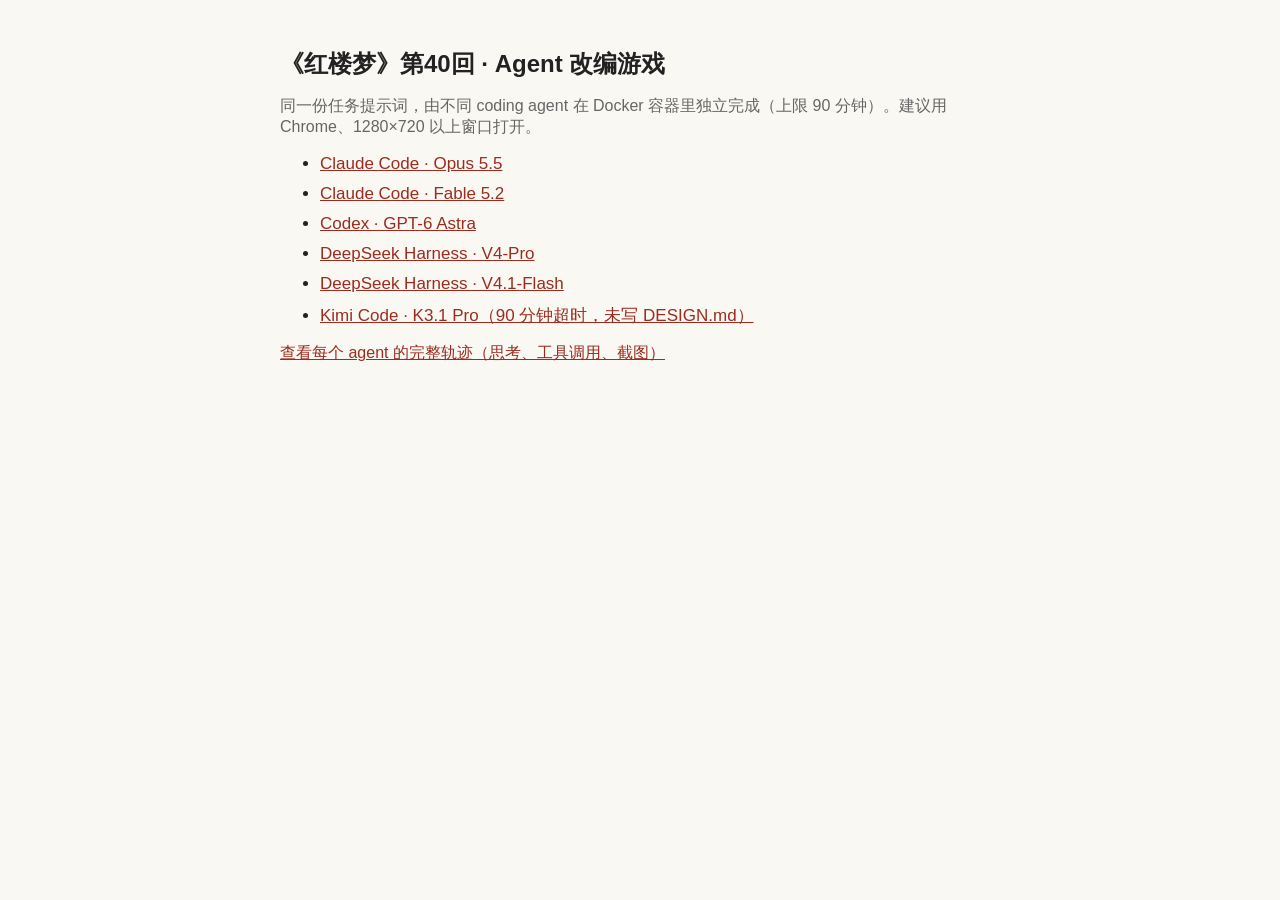
<file: index.html>
<!doctype html>
<html lang="zh-CN"><head><meta charset="utf-8"><meta name="viewport" content="width=device-width,initial-scale=1">
<title>红楼梦第40回 · Agent 改编游戏</title>
<style>body{font-family:-apple-system,"PingFang SC","Noto Sans CJK SC",sans-serif;max-width:720px;margin:48px auto;padding:0 16px;color:#222;background:#faf8f3}h1{font-size:24px}li{margin:10px 0;font-size:17px}a{color:#9b2c1f}p{color:#666}</style></head>
<body><h1>《红楼梦》第40回 · Agent 改编游戏</h1>
<p>同一份任务提示词，由不同 coding agent 在 Docker 容器里独立完成（上限 90 分钟）。建议用 Chrome、1280×720 以上窗口打开。</p>
<ul>
<li><a href="claude-opus-5.5/">Claude Code · Opus 5.5</a></li>
<li><a href="claude-fable-5.2/">Claude Code · Fable 5.2</a></li>
<li><a href="gpt-6-astra/">Codex · GPT-6 Astra</a></li>
<li><a href="deepseek-v4-pro/">DeepSeek Harness · V4-Pro</a></li>
<li><a href="deepseek-v4.1-flash/">DeepSeek Harness · V4.1-Flash</a></li>
<li><a href="kimi-k3.1-pro/">Kimi Code · K3.1 Pro（90 分钟超时，未写 DESIGN.md）</a></li>
</ul>
<p><a href="trajectories/">查看每个 agent 的完整轨迹（思考、工具调用、截图）</a></p></body></html>
</file>
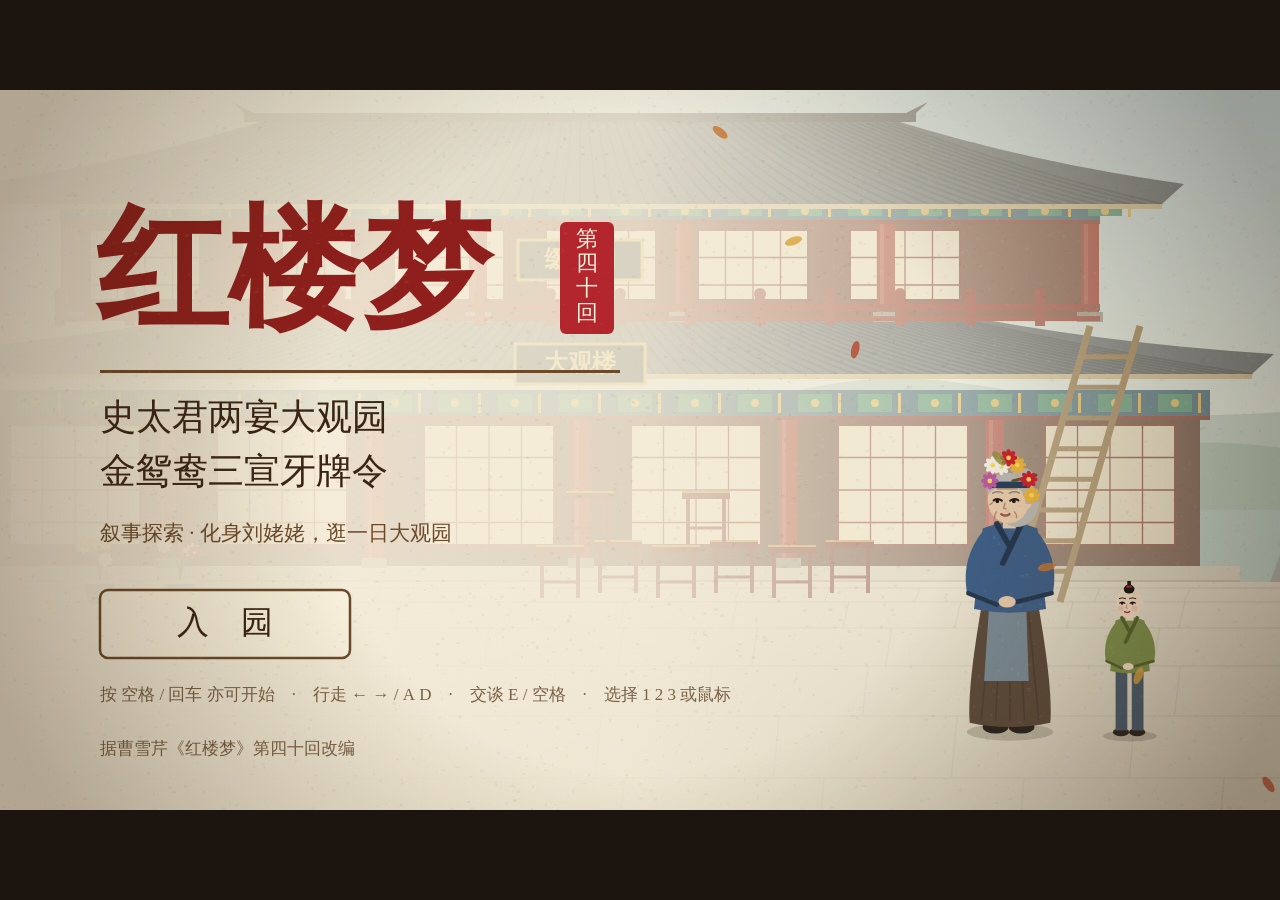
<file: claude-fable-5.2/index.html>
<!DOCTYPE html>
<html lang="zh-CN">
<head>
<meta charset="utf-8">
<title>红楼梦 · 第四十回 史太君两宴大观园 金鸳鸯三宣牙牌令</title>
<meta name="viewport" content="width=device-width, initial-scale=1">
<style>
  html, body { margin: 0; height: 100%; background: #1c140e; overflow: hidden; }
  body { display: flex; align-items: center; justify-content: center; }
  canvas { display: block; background: #f1e7cd; cursor: pointer; image-rendering: auto; }
</style>
</head>
<body>
<canvas id="game" width="1280" height="720"></canvas>
<script src="js/art.js"></script>
<script src="js/scenes.js"></script>
<script src="js/story.js"></script>
<script src="js/engine.js"></script>
</body>
</html>
</file>
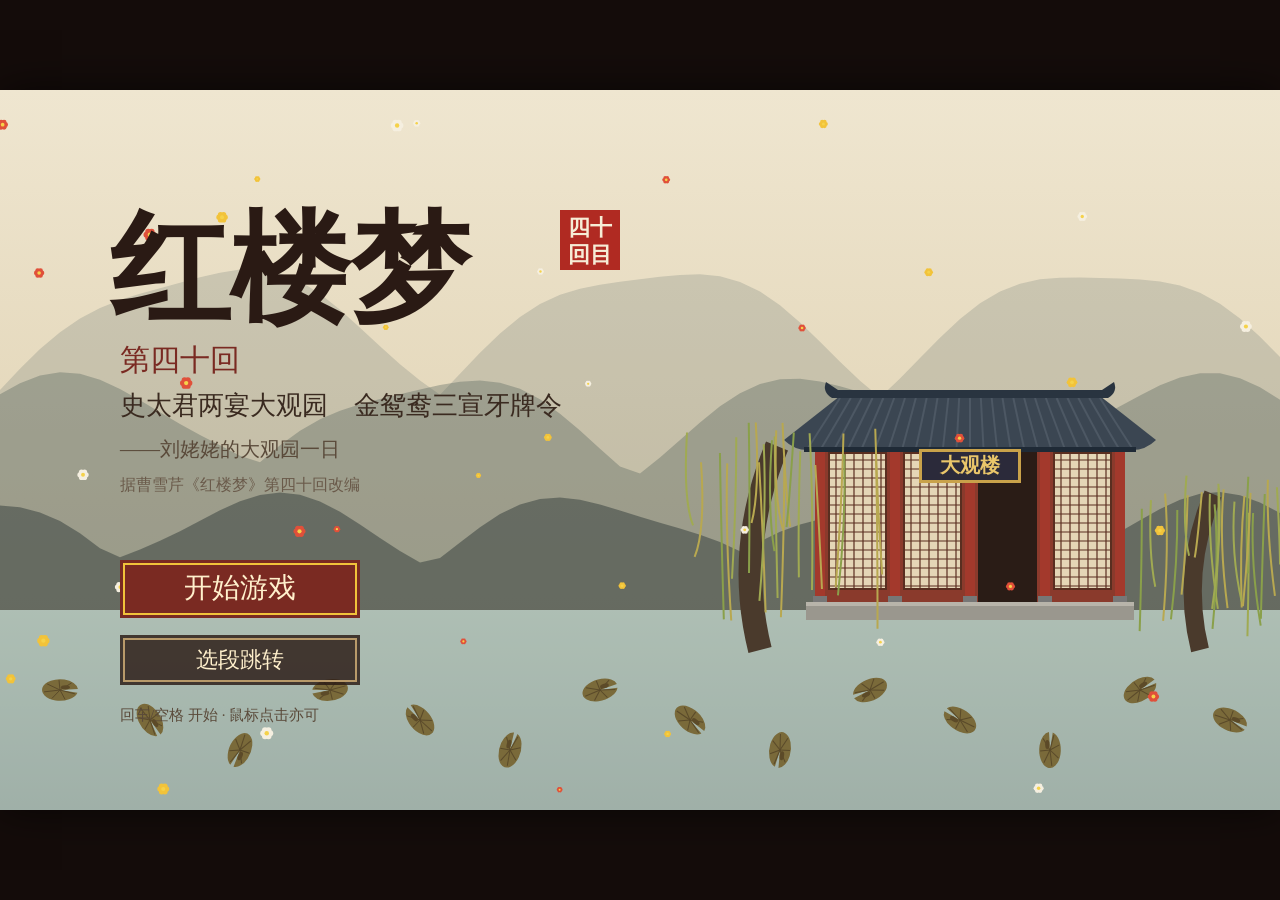
<file: claude-opus-5.5/index.html>
<!DOCTYPE html>
<html lang="zh-CN">
<head>
<meta charset="utf-8">
<title>红楼梦·第四十回 —— 刘姥姥的大观园一日</title>
<meta name="viewport" content="width=device-width, initial-scale=1">
<style>
  html, body { margin: 0; height: 100%; background: #140c0a; overflow: hidden; }
  body { display: flex; align-items: center; justify-content: center; }
  canvas { display: block; image-rendering: auto; box-shadow: 0 0 40px rgba(0,0,0,0.6); }
</style>
</head>
<body>
<canvas id="game" width="1280" height="720"></canvas>
<script src="js/art.js"></script>
<script src="js/game.js"></script>
<script src="js/scenes.js"></script>
</body>
</html>
</file>
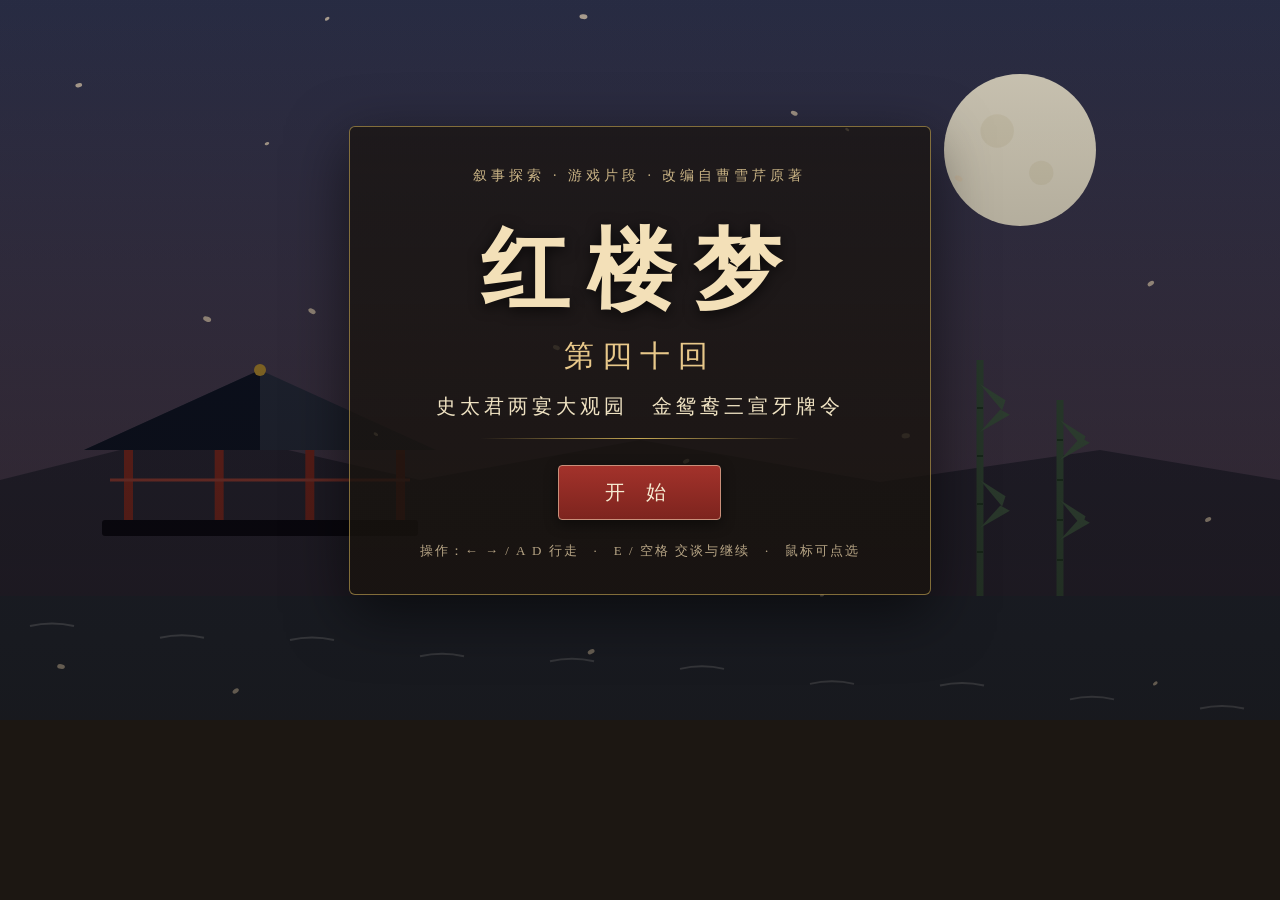
<file: deepseek-v4-pro/index.html>
<!DOCTYPE html>
<html lang="zh-CN">
<head>
<meta charset="UTF-8">
<meta name="viewport" content="width=1280, initial-scale=1">
<title>红楼梦 · 第四十回 · 大观园行</title>
<link rel="stylesheet" href="css/style.css">
</head>
<body>
<div id="stage">
  <canvas id="game" width="1280" height="720"></canvas>

  <!-- HUD -->
  <div id="hud" class="hidden">
    <div id="hudTop">
      <div id="chapter">第四十回 · 史太君两宴大观园　金鸳鸯三宣牙牌令</div>
      <div id="location">大观楼前</div>
      <div id="progress">第 1 / 7 景</div>
    </div>
    <div id="objective"></div>
    <div id="banner"></div>
    <div id="hint"></div>
  </div>

  <!-- 标题画面 -->
  <div id="titleScreen" class="overlay">
    <div class="titleCard">
      <div class="titleKicker">叙事探索 · 游戏片段 · 改编自曹雪芹原著</div>
      <h1 class="titleMain">红楼梦</h1>
      <h2 class="titleSub">第四十回</h2>
      <div class="titleChapter">史太君两宴大观园　金鸳鸯三宣牙牌令</div>
      <div class="titleLine"></div>
      <button id="startBtn" class="btnPrimary">开 始</button>
      <div class="titleHelp">操作：← → / A D 行走　·　E / 空格 交谈与继续　·　鼠标可点选</div>
    </div>
  </div>

  <!-- 引子 -->
  <div id="introScreen" class="overlay hidden">
    <div class="parchmentCard">
      <h3 class="parchmentTitle">引 子</h3>
      <p>话说荣国府大观园里，这日天气清朗。贾母要给史湘云还席，席面就摆在园中，又留下乡下来的刘姥姥热闹一天。</p>
      <p>你便是那刘姥姥，带着外孙板儿，天不亮就进了园子。你心里惦记着一件事——这一趟，既想开开眼界，也盼着老太太、太太们欢喜，往后好照应你们乡下的一家子。</p>
      <p class="parchmentAccent">—— 你的一言一行，都关系着这一日的冷与暖。</p>
      <button id="enterBtn" class="btnPrimary">走进大观园</button>
    </div>
  </div>

  <!-- 对话框 -->
  <div id="dialogueBox" class="hidden">
    <canvas id="portrait" width="132" height="148"></canvas>
    <div id="dialogueBody">
      <div id="speakerName"></div>
      <div id="dialogueText"></div>
      <div id="dialogueAdvance">空格 / 点击 继续 ▸</div>
    </div>
  </div>

  <!-- 选择 -->
  <div id="choiceBox" class="hidden">
    <div id="choicePrompt"></div>
    <div id="choiceOptions"></div>
  </div>

  <!-- 结局 -->
  <div id="endingScreen" class="overlay hidden">
    <div class="parchmentCard endingCard">
      <div id="endingTag"></div>
      <h3 id="endingTitle" class="parchmentTitle"></h3>
      <div id="endingBody"></div>
      <button id="restartBtn" class="btnPrimary">回到标题</button>
    </div>
  </div>
</div>

<script src="js/game.js"></script>
</body>
</html>
</file>
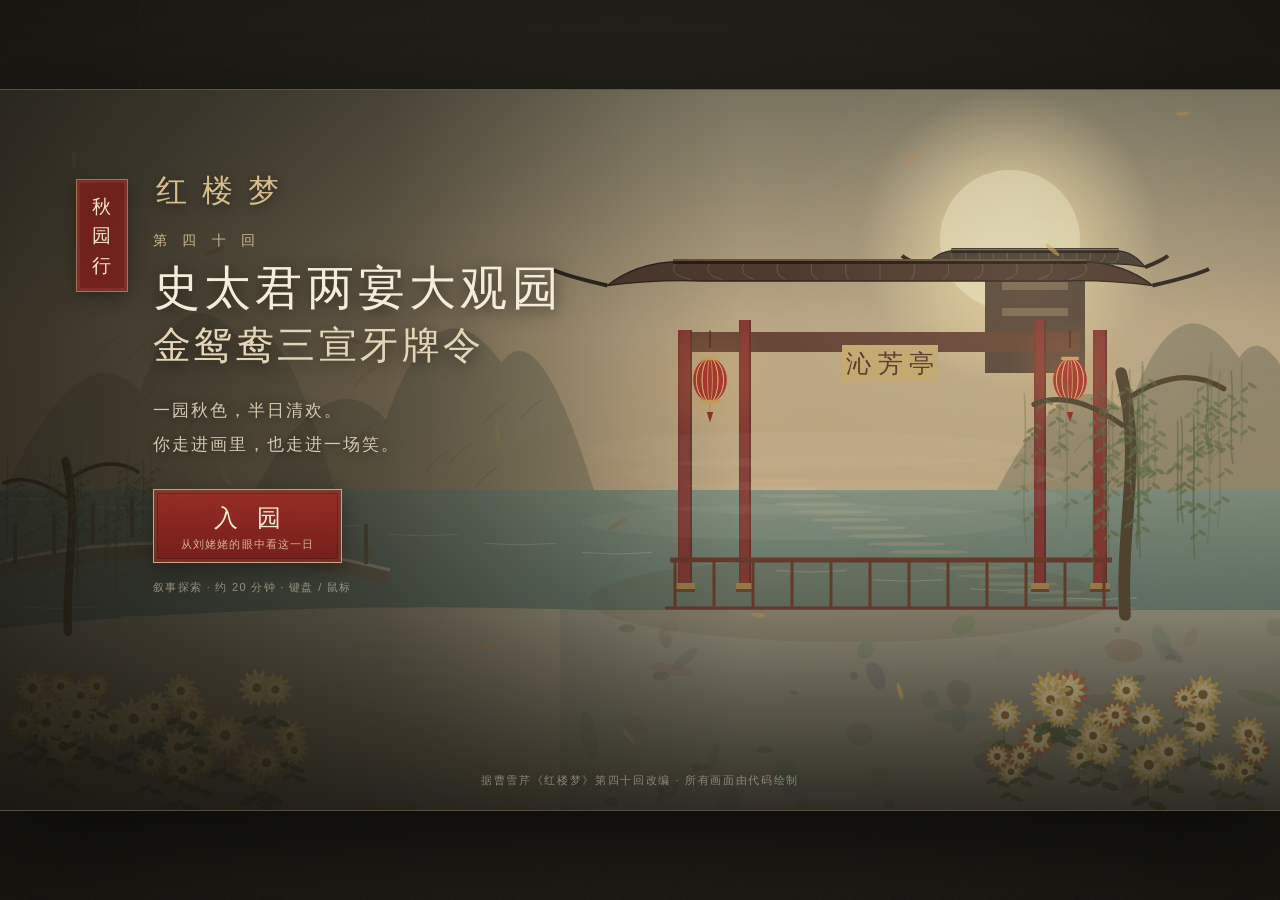
<file: deepseek-v4.1-flash/index.html>
<!DOCTYPE html>
<html lang="zh-CN">
<head>
<meta charset="UTF-8">
<meta name="viewport" content="width=device-width, initial-scale=1.0">
<meta name="theme-color" content="#1d1b15">
<meta name="description" content="《红楼梦》第四十回改编的叙事探索游戏：随刘姥姥游大观园，赴两宴，行牙牌令。">
<link rel="icon" href="data:image/svg+xml,%3Csvg xmlns='http://www.w3.org/2000/svg' viewBox='0 0 100 100'%3E%3Crect width='100' height='100' fill='%239d2d27'/%3E%3Ctext x='50' y='71' font-size='58' text-anchor='middle' fill='%23f5e6c8'%3E%E7%A7%8B%3C/text%3E%3C/svg%3E">
<title>秋园行 · 红楼梦第四十回</title>
<link rel="stylesheet" href="styles.css">
</head>
<body>
<div id="viewport">
  <div id="stage">
    <canvas id="game" width="1280" height="720" aria-label="大观园游戏画面"></canvas>

    <!-- 常驻界面 -->
    <div id="hud" class="hidden">
      <div class="hud-left">
        <div class="chapter-seal" id="chapter-seal">一</div>
        <div>
          <div class="chapter-name" id="chapter-name">第一折 · 沁芳亭</div>
          <div class="objective" id="objective">陪老太太在园中逛逛</div>
        </div>
      </div>
      <div class="hud-right">
        <div class="stat" title="情分：园中人对你的亲近">
          <span class="stat-label">情分</span><span class="stat-value" id="stat-rapport">2</span>
        </div>
        <div class="stat" title="体面：你留给自己的分寸">
          <span class="stat-label">体面</span><span class="stat-value" id="stat-dignity">2</span>
        </div>
        <button id="map-btn" class="ink-btn small" type="button">园图 <kbd>M</kbd></button>
      </div>
      <div id="toast" class="toast"></div>
    </div>

    <!-- 交互提示 -->
    <div id="prompt" class="prompt hidden"><span class="key">E</span><span id="prompt-text">交谈</span></div>

    <!-- 对话框 -->
    <div id="dialogue" class="dialogue hidden" aria-live="polite">
      <div class="portrait-wrap">
        <canvas id="portrait" width="196" height="236"></canvas>
        <div class="portrait-seal" id="portrait-seal">刘</div>
      </div>
      <div class="dialogue-main">
        <div class="speaker-row">
          <span class="speaker-name" id="speaker-name">刘姥姥</span>
          <span class="speaker-role" id="speaker-role"></span>
        </div>
        <div class="dialogue-text" id="dialogue-text"></div>
        <div class="dialogue-hint"><span>点击 / 空格 继续</span><span class="hint-mark">◆</span></div>
      </div>
    </div>

    <!-- 选择 -->
    <div id="choice-panel" class="choice-panel hidden">
      <div class="choice-head">
        <span class="choice-kicker">此刻，你如何应</span>
        <span class="choice-scene" id="choice-scene">沁芳亭</span>
      </div>
      <div class="choice-prompt" id="choice-prompt"></div>
      <div class="choice-list" id="choice-list"></div>
      <div class="choice-foot">按 <kbd>1</kbd> <kbd>2</kbd> <kbd>3</kbd> 选择 · 每个选择都会留下痕迹</div>
    </div>

    <!-- 园图 -->
    <div id="map-overlay" class="overlay hidden">
      <div class="map-card">
        <div class="map-title">大观园图</div>
        <div class="map-sub">秋日游园 · 按 <kbd>M</kbd> 或 <kbd>Esc</kbd> 收起</div>
        <div class="map-canvas-wrap">
          <canvas id="map-canvas" width="880" height="420"></canvas>
          <div id="map-nodes"></div>
        </div>
        <div class="map-note">已到过的院落，可以再走一走。点选节点前往。</div>
      </div>
    </div>

    <!-- 标题 -->
    <div id="title-screen" class="overlay title-screen">
      <div class="title-copy">
        <div class="title-side">
          <span class="title-seal">秋<br>园<br>行</span>
        </div>
        <div class="title-main">
          <div class="book-name">红楼梦</div>
          <div class="chapter-no">第 四 十 回</div>
          <h1 class="chapter-title">史太君两宴大观园</h1>
          <h2 class="chapter-title second">金鸳鸯三宣牙牌令</h2>
          <p class="title-tagline">一园秋色，半日清欢。<br>你走进画里，也走进一场笑。</p>
          <button id="start-btn" class="seal-btn" type="button"><span>入 园</span><small>从刘姥姥的眼中看这一日</small></button>
          <div class="title-meta">叙事探索 · 约 20 分钟 · 键盘 / 鼠标</div>
        </div>
      </div>
      <div class="title-footer">据曹雪芹《红楼梦》第四十回改编 · 所有画面由代码绘制</div>
    </div>

    <!-- 引子 -->
    <div id="intro-screen" class="overlay hidden">
      <div class="intro-card">
        <div class="intro-kicker">引 子</div>
        <h2>清早 · 大观园</h2>
        <div class="intro-divider"></div>
        <p>露水未干，你带着板儿，跟着丰儿进了大观园。老太太说，今日要给湘云姑娘还席，也叫你热闹一天。</p>
        <p>你一辈子没进过这样的园子。园里的太太姑娘们待你客气，也拿你取笑。你心里明白：这一日，既要让老太太尽兴，也不能叫自己成了个任人取笑的笑话。</p>
        <p class="intro-goal">你想：先陪老太太在园里走走，看看这画儿一样的地方。</p>
        <div class="intro-controls">
          <span><kbd>W A S D</kbd> / <kbd>方向键</kbd> 行走</span>
          <span><kbd>E</kbd> / <kbd>空格</kbd> 交谈</span>
          <span><kbd>M</kbd> 园图</span>
          <span>鼠标 点击地面 / 人物</span>
        </div>
        <button id="intro-btn" class="seal-btn" type="button"><span>随丰儿入园</span></button>
      </div>
    </div>

    <!-- 结局 -->
    <div id="ending-screen" class="overlay hidden">
      <div class="ending-card">
        <div class="ending-kicker" id="ending-kicker">结 局</div>
        <h1 id="ending-title">尽兴而归</h1>
        <div class="ending-rule"></div>
        <p class="ending-text" id="ending-text"></p>
        <div class="ending-quote" id="ending-quote"></div>
        <div class="ending-summary" id="ending-summary"></div>
        <div class="ending-actions">
          <button id="ending-restart" class="seal-btn" type="button"><span>再游一园</span></button>
          <button id="ending-title" class="ink-btn" type="button">回到标题</button>
        </div>
      </div>
    </div>

    <!-- 暂停 -->
    <div id="pause-overlay" class="overlay hidden">
      <div class="pause-card">
        <div class="pause-title">暂 歇</div>
        <p>园中光阴还等着你。</p>
        <div class="pause-actions">
          <button id="resume-btn" class="seal-btn" type="button"><span>继续游园</span></button>
          <button id="restart-btn" class="ink-btn" type="button">重新开始</button>
          <button id="quit-btn" class="ink-btn" type="button">回到标题</button>
        </div>
        <div class="pause-help">WASD / 方向键行走 · E / 空格 交谈 · M 园图 · Esc 暂停</div>
      </div>
    </div>

    <!-- 章节标题过场 -->
    <div id="chapter-flash" class="chapter-flash hidden">
      <div class="flash-rule"></div>
      <div class="flash-no" id="flash-no">第一折</div>
      <div class="flash-title" id="flash-title">沁芳亭</div>
      <div class="flash-sub" id="flash-sub">一园秋色</div>
      <div class="flash-rule"></div>
    </div>
  </div>
</div>
<script src="game.js"></script>
</body>
</html>
</file>
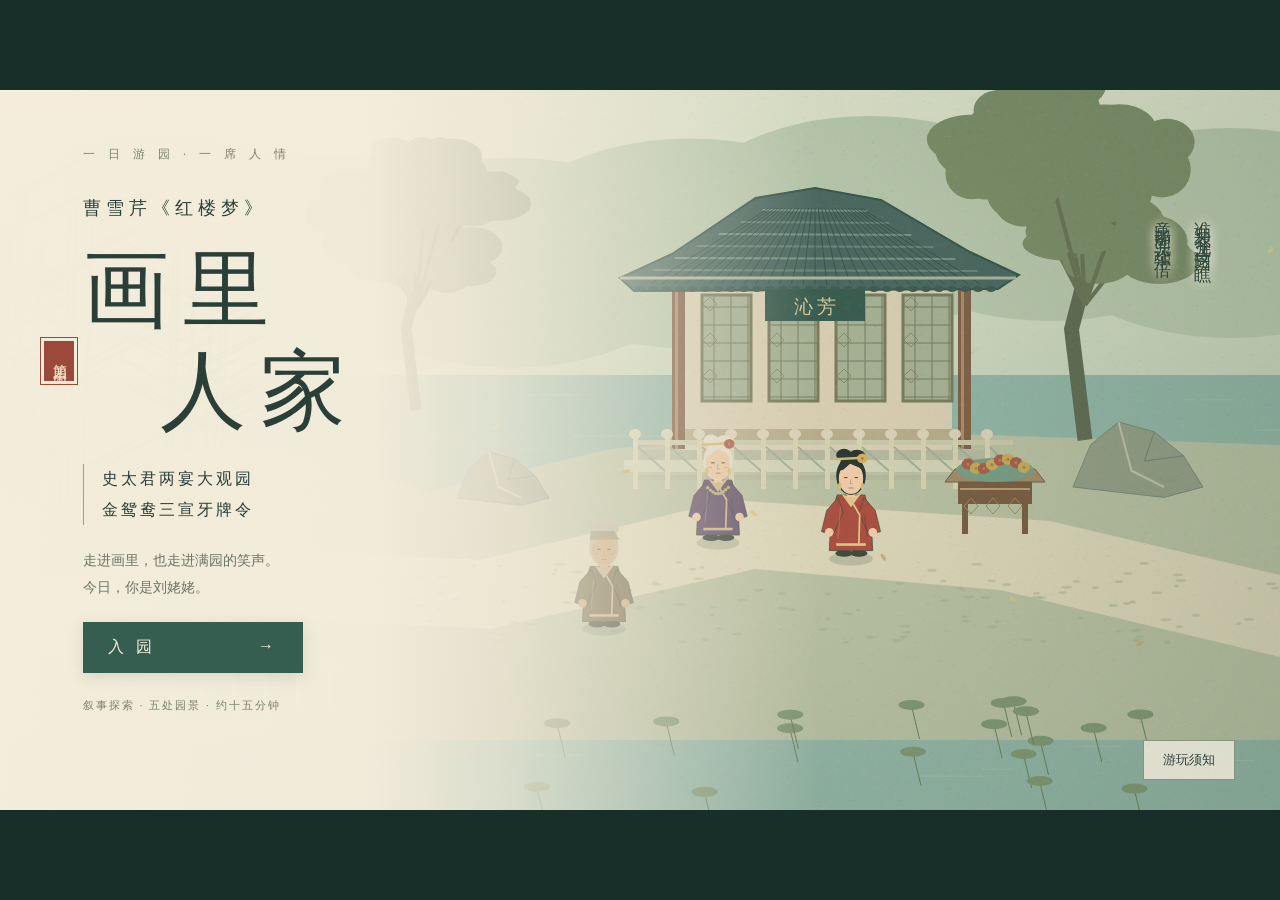
<file: gpt-6-astra/index.html>
<!doctype html>
<html lang="zh-CN">
<head><meta charset="utf-8"><meta name="viewport" content="width=device-width,initial-scale=1"><title>画里人家 · 红楼梦第四十回</title><link rel="stylesheet" href="style.css"></head>
<body>
<main id="game" aria-label="画里人家，叙事探索游戏">
<canvas id="world" width="1280" height="720" aria-label="可行走的大观园场景"></canvas>
<div id="grain"></div>
<section id="title" class="screen">
 <div class="title-panel"><div class="edition">一 日 游 园 · 一 席 人 情</div><div class="book">曹雪芹《红楼梦》</div><h1>画里<span>人家</span></h1><div class="red-seal">第四十回</div><div class="chapter">史太君两宴大观园<br>金鸳鸯三宣牙牌令</div><p class="title-desc">走进画里，也走进满园的笑声。<br>今日，你是刘姥姥。</p><button id="start" class="primary">入 园 <span>→</span></button><button id="resume" class="quiet hidden">续上这一日</button><div class="title-foot">叙事探索 · 五处园景 · 约十五分钟</div></div>
 <div class="title-verse">谁知我今儿进这园一瞧<br>竟比那画儿还强十倍</div><button id="about" class="title-about">游玩须知</button>
</section>
<header id="hud" class="hidden"><div class="brand">画里人家 <small>红楼梦 · 肆拾</small></div><div id="chapter-label"></div><nav><button id="journal-button">见闻 <span>J</span></button><button id="map-button">园图 <span>M</span></button><button id="menu-button" aria-label="暂停游戏">☰</button></nav></header>
<section id="objective" class="hidden"><span id="act"></span><h2 id="place"></h2><p id="task"></p></section>
<div id="location-flash"></div><div id="toast" role="status"></div>
<button id="interact" class="hidden"></button>
<footer id="footer" class="hidden"><div><span class="key">W A S D</span> / 方向键 行走 <i>·</i> 点击地面前往 <i>·</i> <span class="key">E</span> 交谈</div><div id="footer-state">一头秋色，半日清闲</div></footer>
<section id="dialogue" class="hidden" aria-live="polite"><div class="portrait-wrap"><canvas id="portrait" width="170" height="190"></canvas><span id="speaker-role"></span></div><div class="dialogue-body"><div class="dialogue-heading"><h3 id="speaker"></h3><span id="dialogue-tag"></span></div><p id="line"></p><div id="answers"></div></div></section>
<div id="modal" class="hidden"><section id="modal-card"></section></div>
<section id="ending" class="screen hidden"><div class="ending-panel"><div class="edition">大 观 园 · 一 日 终</div><div id="ending-type"></div><h1 id="ending-title"></h1><p id="ending-text"></p><div id="ending-memory"></div><div class="ending-buttons"><button id="restart" class="primary">再入画中 →</button><button id="ending-journal" class="quiet">回看这一日</button></div><small>本片段止于第四十回。园外的喧声，留待下回。</small></div></section>
</main><script src="game.js"></script></body></html>
</file>
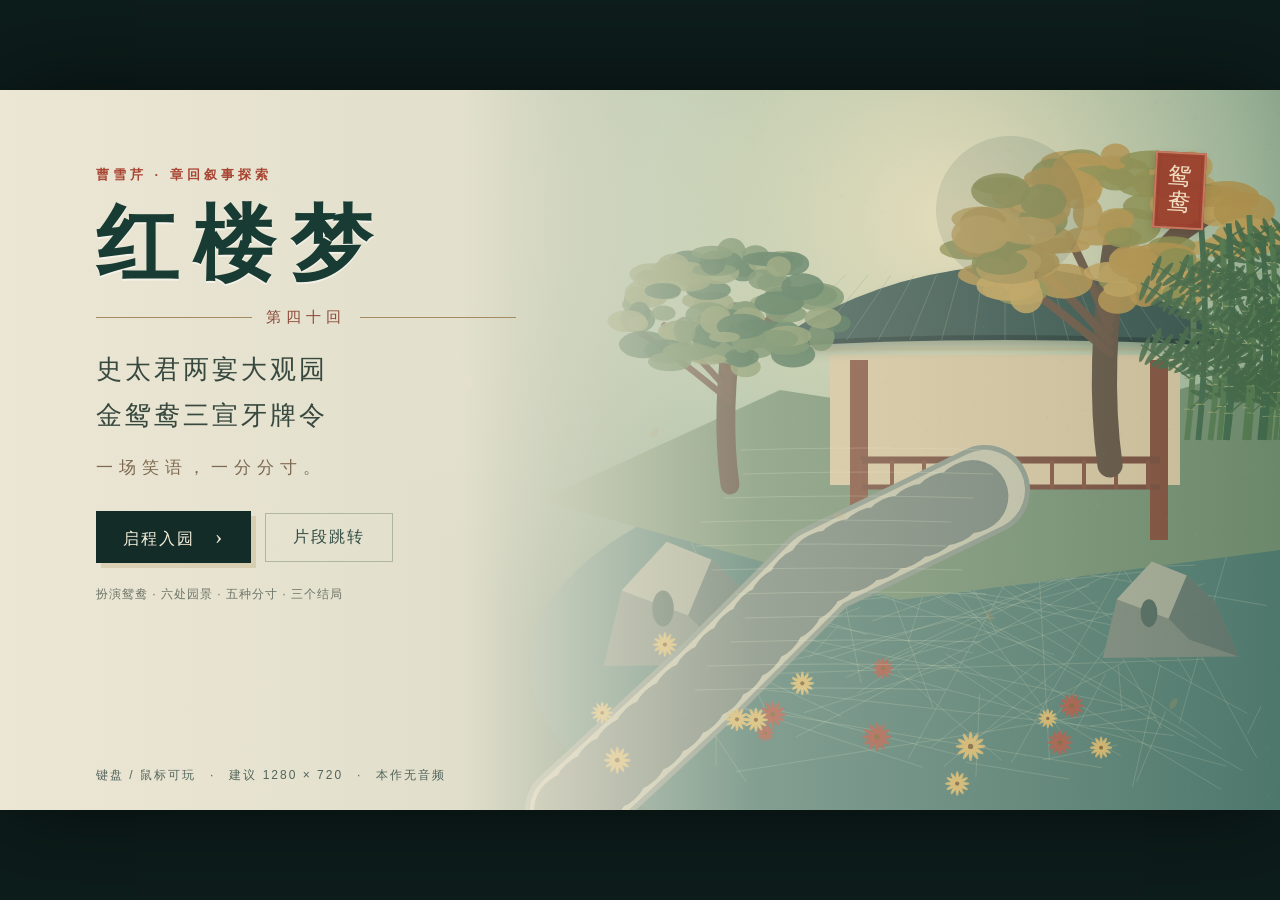
<file: kimi-k3.1-pro/index.html>
<!doctype html>
<html lang="zh-CN">
<head>
  <meta charset="utf-8">
  <meta name="viewport" content="width=device-width,initial-scale=1,maximum-scale=1">
  <meta name="theme-color" content="#172d29">
  <title>红楼梦 · 第四十回｜一场笑语，一分分寸</title>
  <link rel="stylesheet" href="styles.css">
</head>
<body>
  <main id="stage" aria-label="红楼梦第四十回叙事探索游戏">
    <canvas id="game-canvas" width="1280" height="720" aria-label="大观园游戏场景"></canvas>

    <section id="title-screen" class="screen">
      <div class="title-wash"></div>
      <div class="title-copy">
        <div class="eyebrow">曹雪芹 · 章回叙事探索</div>
        <h1>红楼梦</h1>
        <div class="title-rule"><span></span><i>第四十回</i><span></span></div>
        <h2>史太君两宴大观园<br>金鸳鸯三宣牙牌令</h2>
        <p class="title-poem">一场笑语，一分分寸。</p>
        <div class="title-actions">
          <button id="start-button" class="brush-button primary">启程入园 <b>›</b></button>
          <button id="jump-button" class="brush-button ghost">片段跳转</button>
        </div>
        <p class="title-note">扮演鸳鸯 · 六处园景 · 五种分寸 · 三个结局</p>
      </div>
      <div class="title-seal">鸳<br>鸯</div>
      <div class="title-footer">键盘 / 鼠标可玩　·　建议 1280 × 720　·　本作无音频</div>
    </section>

    <section id="intro-screen" class="screen hidden">
      <div class="intro-card">
        <div class="eyebrow">第四十回 · 改编片段</div>
        <div class="intro-date">秋日清晨 · 大观园</div>
        <h2>你是鸳鸯。</h2>
        <p>贾母身边得用的大丫鬟，今日既要照管园中席面，也要替众人主持酒令。</p>
        <p>刘姥姥被留在园里热闹一日。众人想逗老太太开心，你却站在玩笑与体面之间。</p>
        <blockquote>让老祖宗尽兴，也让这一日过得妥帖。</blockquote>
        <button id="intro-button" class="brush-button primary">随老太太入园</button>
        <small>你的选择会改变席间反应与最终结局</small>
      </div>
    </section>

    <header id="hud" class="hidden">
      <div class="hud-chapter"><span id="act-number">第一幕</span><strong id="act-name">园中画</strong></div>
      <div class="hud-objective"><span>此刻要做</span><strong id="objective-text">见过贾母</strong></div>
      <div id="progress-dots" class="progress-dots" aria-label="游园进度"></div>
      <button id="map-button" class="hud-button" title="园图（M）">园图 <kbd>M</kbd></button>
      <button id="pause-button" class="hud-button" title="回到标题">卷首</button>
    </header>

    <div id="scene-caption" class="scene-caption hidden"><span></span><h2></h2><p></p></div>
    <div id="toast" class="toast hidden"></div>
    <div id="interact-prompt" class="interact-prompt hidden"><kbd>E</kbd><span></span></div>
    <div id="control-hint" class="control-hint hidden">WASD / 方向键 行走　·　点击地面前往　·　E 交谈　·　M 园图</div>

    <section id="dialogue" class="dialogue hidden" aria-live="polite">
      <div class="portrait-frame"><canvas id="portrait" width="120" height="136"></canvas><span id="portrait-seal"></span></div>
      <div class="dialogue-body">
        <div class="speaker-row"><h3 id="speaker-name"></h3><span id="speaker-role"></span></div>
        <p id="dialogue-text"></p>
        <div id="choices" class="choices hidden"></div>
        <div id="continue-hint" class="continue-hint">点击 / 空格 继续 <b>⌄</b></div>
      </div>
    </section>

    <section id="map-overlay" class="modal hidden">
      <div class="paper-panel map-panel">
        <button class="close-button" data-close="map" aria-label="关闭">×</button>
        <div class="eyebrow">大观园行迹</div>
        <h2>今日游园图</h2>
        <p id="map-objective"></p>
        <div id="map-route" class="map-route"></div>
        <div class="map-legend"><span><i class="dot current"></i>所在</span><span><i class="dot open"></i>可往</span><span><i class="dot locked"></i>未至</span></div>
        <p class="small-note">点击已开启的地点即可前往；故事物品与选择会记入各景小签。</p>
        <div id="choice-journal" class="choice-journal"></div>
      </div>
    </section>

    <section id="jump-overlay" class="modal hidden">
      <div class="paper-panel jump-panel">
        <button class="close-button" data-close="jump" aria-label="关闭">×</button>
        <div class="eyebrow">评阅与重游</div>
        <h2>片段跳转</h2>
        <p>直接进入选择或结局；所有画面与牌序均为固定结果。</p>
        <div id="jump-list" class="jump-list"></div>
        <p class="small-note">亦可使用网址后缀，例如 <code>#jump=c2</code>。</p>
      </div>
    </section>

    <section id="cards-overlay" class="screen hidden">
      <div class="cards-panel">
        <div class="cards-heading"><div><span>缀锦阁 · 骨牌副儿</span><h2>金鸳鸯三宣牙牌令</h2></div><div class="rule-chip">酒令大如军令<br><b>惟我是主</b></div></div>
        <p id="card-rule">无论诗词歌赋、成语俗话，比上一句，都要叶韵。错了，罚一杯。</p>
        <canvas id="domino-canvas" width="860" height="190"></canvas>
        <div class="card-speaker-row"><span id="card-round">第一副 · 贾母</span><strong id="card-speaker">鸳鸯</strong></div>
        <p id="card-text"></p>
        <div id="card-choices" class="card-choices hidden"></div>
        <button id="card-next" class="brush-button primary">宣下一张 <b>›</b></button>
        <div id="card-progress" class="card-progress"></div>
      </div>
    </section>

    <section id="ending-screen" class="screen hidden">
      <div class="ending-wash"></div>
      <div class="ending-copy">
        <div id="ending-kicker" class="eyebrow"></div>
        <h2 id="ending-title"></h2>
        <p id="ending-quote" class="ending-quote"></p>
        <div id="ending-body"></div>
        <div id="ending-ledger" class="ending-ledger"></div>
        <div class="ending-actions">
          <button id="restart-button" class="brush-button primary">再游一回</button>
          <button id="ending-title-button" class="brush-button ghost">回到卷首</button>
        </div>
        <small>红楼梦 · 第四十回　/　改编片段完</small>
      </div>
    </section>
  </main>
  <script src="art.js"></script>
  <script src="story.js"></script>
  <script src="game.js"></script>
</body>
</html>
</file>
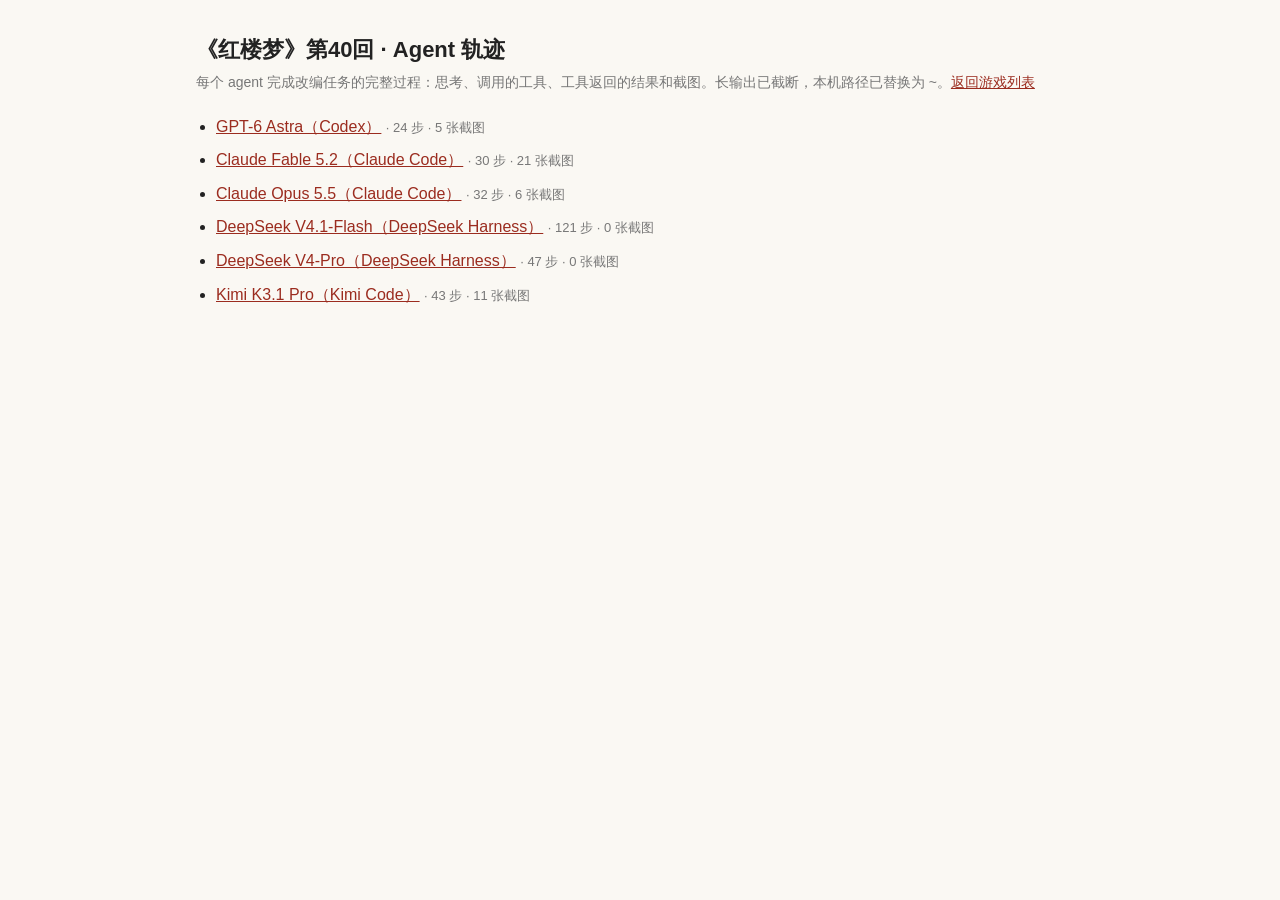
<file: trajectories/index.html>
<!doctype html>
<html lang="zh-CN"><head><meta charset="utf-8"><meta name="viewport" content="width=device-width,initial-scale=1">
<title>Agent 轨迹 · 红楼梦第40回</title>
<style>
:root{--bg:#faf8f3;--fg:#222;--muted:#777;--card:#fff;--line:#e6e1d6;--accent:#9b2c1f;--code:#f4f1ea;--think:#f6f0e2;--res:#f3f5f7}
@media (prefers-color-scheme:dark){:root{--bg:#191817;--fg:#e8e4dc;--muted:#9a958c;--card:#222120;--line:#3a3733;--accent:#e0806f;--code:#2a2826;--think:#2c2822;--res:#24272a}}
*{box-sizing:border-box}
body{font-family:-apple-system,"PingFang SC","Noto Sans CJK SC",sans-serif;max-width:920px;margin:32px auto;padding:0 16px;color:var(--fg);background:var(--bg);line-height:1.6}
h1{font-size:22px;margin:0 0 4px}a{color:var(--accent)}p.note{color:var(--muted);margin:4px 0 20px;font-size:14px}
ul.runs{padding-left:20px}ul.runs li{margin:8px 0;font-size:16px}
.meta{color:var(--muted);font-size:13px;margin-bottom:16px}
.step{background:var(--card);border:1px solid var(--line);border-radius:8px;padding:12px 14px;margin:10px 0}
.step h3{font-size:13px;color:var(--muted);margin:0 0 6px;font-weight:500}
.step .src-user h3,.src-user{color:var(--accent)}
details{margin:6px 0}summary{cursor:pointer;font-size:14px;color:var(--muted)}
pre{white-space:pre-wrap;word-break:break-word;font:12.5px/1.5 ui-monospace,Menlo,monospace;background:var(--code);padding:8px 10px;border-radius:6px;margin:6px 0;max-height:420px;overflow:auto}
.think pre{background:var(--think)}.res pre{background:var(--res)}
.text{white-space:pre-wrap;word-break:break-word;font-size:15px}
.call{font:600 13px ui-monospace,Menlo,monospace}
img{max-width:100%;border:1px solid var(--line);border-radius:6px;margin:6px 0;display:block}
nav{margin-bottom:12px;font-size:14px}
</style></head>
<body>
<div id="app"><p class="note">加载中…</p></div>
<script>
const app = document.getElementById('app');
const esc = s => String(s ?? '').replace(/[&<>]/g, c => ({'&':'&amp;','<':'&lt;','>':'&gt;'}[c]));
const m = new URLSearchParams(location.search).get('m');
const ROLE = {user:'用户 / 任务', system:'系统提示', agent:'Agent'};

async function list(){
  const runs = await (await fetch('runs.json')).json();
  app.innerHTML = `<h1>《红楼梦》第40回 · Agent 轨迹</h1>
  <p class="note">每个 agent 完成改编任务的完整过程：思考、调用的工具、工具返回的结果和截图。长输出已截断，本机路径已替换为 ~。<a href="../">返回游戏列表</a></p>
  <ul class="runs">${runs.map(r=>`<li><a href="?m=${r.slug}">${esc(r.label)}</a> <span class="meta">· ${r.steps} 步 · ${r.images} 张截图</span></li>`).join('')}</ul>`;
}

function block(cls, label, body, open){
  return `<details class="${cls}"${open?' open':''}><summary>${label}</summary>${body}</details>`;
}

async function view(slug){
  const d = await (await fetch(slug + '/trajectory.json')).json();
  const mt = d.meta, base = slug + '/';
  const met = mt.metrics || {};
  const parts = [];
  if (mt.model) parts.push('模型 ' + esc(String(mt.model).split('\n').pop().replace(/^\s*model:\s*/,'')));
  if (mt.agent) parts.push('外壳 ' + esc(mt.agent) + (mt.agent_version ? ' ' + esc(mt.agent_version) : ''));
  if (met.total_cost_usd != null) parts.push('成本 $' + Number(met.total_cost_usd).toFixed(2));
  if (mt.started_at && mt.finished_at) parts.push('用时 ' + Math.round((new Date(mt.finished_at) - new Date(mt.started_at))/60000) + ' 分钟');
  let html = `<nav><a href="./">← 全部轨迹</a> · <a href="../${slug}/">试玩这个游戏</a></nav>
  <h1>${esc(mt.label)}</h1><div class="meta">${parts.join(' · ')} · ${d.steps.length} 步</div>`;
  if (slug.startsWith('deepseek')) html += `<p class="note">DeepSeek Harness 的日志没有保存截图本身，“read_image”一步只记录了读取了哪张图。</p>`;
  d.steps.forEach((s, i) => {
    const role = ROLE[s.source] || s.source || '';
    let b = '';
    if (s.thinking) b += block('think', '思考', `<pre>${esc(s.thinking)}</pre>`, false);
    if (s.text) b += s.source === 'system' ? block('', '展开系统提示', `<pre>${esc(s.text)}</pre>`, false) : `<div class="text">${esc(s.text)}</div>`;
    const res = {}; (s.results || []).forEach(r => { (res[r.id] = res[r.id] || []).push(r); });
    (s.calls || []).forEach(c => {
      b += block('', `<span class="call">▸ ${esc(c.name)}</span>`, `<pre>${esc(c.args)}</pre>`, false);
      (res[c.id] || []).forEach(r => { b += renderRes(r, base); delete res[c.id]; });
    });
    Object.values(res).flat().forEach(r => b += renderRes(r, base));
    html += `<div class="step src-${esc(s.source)}"><h3>#${i + 1} · ${esc(role)}${s.time ? ' · ' + esc(s.time.replace('T',' ').slice(0,19)) : ''}</h3>${b}</div>`;
  });
  app.innerHTML = html;
  document.title = mt.label + ' · Agent 轨迹';
}

function renderRes(r, base){
  let inner = '', imgs = '';
  (r.parts || []).forEach(p => {
    if (p.image) imgs += `<img loading="lazy" src="${base + p.image}" alt="截图">`;
    else if (p.text) inner += `<pre>${esc(p.text)}</pre>`;
  });
  return imgs + (inner ? block('res', '结果', inner, false) : '');
}

(m ? view(m) : list()).catch(e => { app.innerHTML = '<p class="note">加载失败：' + esc(e.message) + '</p>'; });
</script>
</body></html>
</file>
<file: deepseek-v4-pro/css/style.css>
:root {
  --ink: #2b2320;
  --ink-soft: #5a4a40;
  --parchment: #f5ead6;
  --parchment-deep: #ecdcbc;
  --vermillion: #a3322b;
  --vermillion-dark: #7d241e;
  --gold: #b08a2e;
  --gold-light: #d8b75a;
  --jade: #3e8e6e;
  --line: rgba(90, 62, 40, 0.45);
}

* { margin: 0; padding: 0; box-sizing: border-box; }

html, body {
  width: 100%;
  height: 100%;
  background: #1c1712;
  overflow: hidden;
  font-family: "Songti SC", "Noto Serif CJK SC", "STSong", "SimSun", serif;
  color: var(--ink);
  -webkit-font-smoothing: antialiased;
}

#stage {
  position: relative;
  width: 1280px;
  height: 720px;
  margin: 0 auto;
  overflow: hidden;
  background: #000;
}

#game {
  position: absolute;
  inset: 0;
  display: block;
}

.hidden { display: none !important; }

/* ============ HUD ============ */
#hud {
  position: absolute;
  inset: 0;
  pointer-events: none;
}

#hudTop {
  position: absolute;
  top: 0;
  left: 0;
  right: 0;
  height: 52px;
  display: flex;
  align-items: center;
  padding: 0 20px;
  gap: 18px;
  background: linear-gradient(180deg, rgba(28, 22, 18, 0.82), rgba(28, 22, 18, 0.0));
}

#chapter {
  font-size: 17px;
  letter-spacing: 2px;
  color: #f3e4c4;
  text-shadow: 0 1px 3px rgba(0,0,0,0.6);
}

#location {
  flex: 1;
  text-align: center;
  font-size: 26px;
  font-weight: 700;
  color: #f7ecd2;
  letter-spacing: 6px;
  text-shadow: 0 2px 6px rgba(0,0,0,0.7);
}

#progress {
  font-size: 15px;
  color: #e8d7ae;
  letter-spacing: 2px;
  text-shadow: 0 1px 3px rgba(0,0,0,0.6);
}

#objective {
  position: absolute;
  top: 56px;
  right: 20px;
  padding: 8px 16px;
  font-size: 16px;
  color: #2b2320;
  background: rgba(245, 234, 214, 0.92);
  border: 1px solid rgba(90, 62, 40, 0.5);
  border-radius: 4px;
  letter-spacing: 1px;
  box-shadow: 0 2px 8px rgba(0,0,0,0.35);
  max-width: 460px;
}

#objective::before {
  content: "目标 · ";
  color: var(--vermillion);
  font-weight: 700;
}

#banner {
  position: absolute;
  top: 34%;
  left: 0;
  right: 0;
  text-align: center;
  pointer-events: none;
  opacity: 0;
  transition: opacity 0.4s ease;
}

#banner.show { opacity: 1; }

#banner .bTitle {
  display: inline-block;
  font-size: 42px;
  letter-spacing: 14px;
  color: #f7ecd2;
  text-shadow: 0 2px 10px rgba(0,0,0,0.85);
  border-bottom: 2px solid rgba(216, 183, 90, 0.7);
  padding-bottom: 8px;
}

#banner .bSub {
  margin-top: 10px;
  font-size: 18px;
  letter-spacing: 3px;
  color: #e8d7ae;
  text-shadow: 0 1px 4px rgba(0,0,0,0.8);
}

#hint {
  position: absolute;
  bottom: 16px;
  left: 50%;
  transform: translateX(-50%);
  padding: 6px 18px;
  font-size: 15px;
  color: #f3e4c4;
  background: rgba(28, 22, 18, 0.6);
  border: 1px solid rgba(216, 183, 90, 0.35);
  border-radius: 16px;
  letter-spacing: 2px;
  text-shadow: 0 1px 2px rgba(0,0,0,0.6);
}

/* ============ 通用浮层 ============ */
.overlay {
  position: absolute;
  inset: 0;
  display: flex;
  align-items: center;
  justify-content: center;
}

#titleScreen {
  background: linear-gradient(180deg, rgba(20, 16, 12, 0.12), rgba(20, 16, 12, 0.55));
}

.titleCard {
  text-align: center;
  padding: 40px 70px 34px;
  background: linear-gradient(180deg, rgba(24, 19, 14, 0.72), rgba(24, 19, 14, 0.82));
  border: 1px solid rgba(216, 183, 90, 0.55);
  border-radius: 6px;
  box-shadow: 0 18px 60px rgba(0,0,0,0.55);
}

.titleKicker {
  font-size: 14px;
  letter-spacing: 4px;
  color: #cbb586;
  margin-bottom: 26px;
}

.titleMain {
  font-size: 88px;
  font-weight: 700;
  color: #f3e0b8;
  letter-spacing: 18px;
  text-shadow: 0 3px 14px rgba(0,0,0,0.7);
  margin-bottom: 6px;
}

.titleSub {
  font-size: 30px;
  font-weight: 400;
  color: #e8c88a;
  letter-spacing: 8px;
  margin-bottom: 16px;
}

.titleChapter {
  font-size: 20px;
  letter-spacing: 4px;
  color: #efe2c2;
  margin-bottom: 18px;
}

.titleLine {
  width: 320px;
  height: 1px;
  margin: 0 auto 26px;
  background: linear-gradient(90deg, transparent, rgba(216,183,90,0.9), transparent);
}

.btnPrimary {
  display: inline-block;
  padding: 13px 46px;
  font-size: 20px;
  letter-spacing: 8px;
  color: #f6ecd2;
  background: linear-gradient(180deg, #a3322b, #7d241e);
  border: 1px solid #c98f7a;
  border-radius: 4px;
  cursor: pointer;
  font-family: inherit;
  box-shadow: 0 4px 14px rgba(0,0,0,0.45);
  transition: transform 0.12s ease, box-shadow 0.12s ease;
}

.btnPrimary:hover {
  transform: translateY(-2px);
  box-shadow: 0 8px 20px rgba(0,0,0,0.55);
}

.btnPrimary:active { transform: translateY(0); }

.titleHelp {
  margin-top: 22px;
  font-size: 13px;
  letter-spacing: 2px;
  color: #b7a585;
}

/* 羊皮卷卡片 */
.parchmentCard {
  width: 720px;
  max-height: 620px;
  overflow: auto;
  padding: 42px 54px;
  background:
    radial-gradient(circle at 12% 10%, rgba(255,250,230,0.5), transparent 42%),
    linear-gradient(180deg, #f6ecd8, #ecdcc0);
  border: 1px solid #c9ad7c;
  border-radius: 6px;
  box-shadow: 0 22px 70px rgba(0,0,0,0.6), inset 0 0 60px rgba(160,120,60,0.18);
}

.parchmentTitle {
  font-size: 30px;
  letter-spacing: 10px;
  color: var(--vermillion);
  text-align: center;
  margin-bottom: 22px;
  font-weight: 700;
}

.parchmentCard p {
  font-size: 19px;
  line-height: 1.9;
  letter-spacing: 1px;
  color: #3a2c22;
  text-indent: 2em;
  margin-bottom: 12px;
}

.parchmentCard .parchmentAccent {
  text-indent: 0;
  text-align: center;
  color: var(--vermillion-dark);
  font-weight: 600;
  margin-top: 8px;
}

#introScreen .parchmentCard { text-align: center; }
#introScreen .parchmentCard p { text-align: left; }
#introScreen .btnPrimary { margin-top: 14px; }

/* ============ 对话框 ============ */
#dialogueBox {
  position: absolute;
  left: 30px;
  right: 30px;
  bottom: 24px;
  min-height: 168px;
  display: flex;
  align-items: stretch;
  background: linear-gradient(180deg, #f6ecd8, #ead9ba);
  border: 1px solid #b08a2e;
  border-radius: 6px;
  box-shadow: 0 10px 30px rgba(0,0,0,0.5), inset 0 0 30px rgba(160,120,60,0.14);
  overflow: hidden;
}

#portrait {
  flex: 0 0 auto;
  width: 132px;
  height: 148px;
  margin: 10px 0 0 16px;
  align-self: flex-end;
  background: linear-gradient(180deg, #d9c49a, #b89a68);
  border: 1px solid #9a7a4a;
  border-radius: 4px;
}

#dialogueBody {
  flex: 1;
  padding: 16px 22px 12px 20px;
  position: relative;
}

#speakerName {
  display: inline-block;
  font-size: 20px;
  font-weight: 700;
  letter-spacing: 3px;
  color: var(--vermillion);
  margin-bottom: 8px;
  padding-bottom: 2px;
  border-bottom: 2px solid rgba(163, 50, 43, 0.4);
}

#speakerName.narrator {
  color: #6a5a48;
  border-bottom-color: rgba(106, 90, 72, 0.4);
}

#dialogueText {
  font-size: 20px;
  line-height: 1.75;
  letter-spacing: 1px;
  color: #33271f;
  white-space: pre-wrap;
}

#dialogueAdvance {
  position: absolute;
  right: 22px;
  bottom: 10px;
  font-size: 13px;
  color: #8a7255;
  letter-spacing: 1px;
  animation: pulse 1.4s ease-in-out infinite;
}

@keyframes pulse {
  0%, 100% { opacity: 0.45; }
  50% { opacity: 1; }
}

/* ============ 选择 ============ */
#choiceBox {
  position: absolute;
  left: 50%;
  bottom: 210px;
  transform: translateX(-50%);
  width: 720px;
  background: linear-gradient(180deg, rgba(40, 30, 22, 0.94), rgba(30, 22, 16, 0.96));
  border: 1px solid rgba(216, 183, 90, 0.6);
  border-radius: 6px;
  padding: 24px 28px;
  box-shadow: 0 16px 46px rgba(0,0,0,0.6);
}

#choicePrompt {
  font-size: 19px;
  color: #e8d7ae;
  letter-spacing: 2px;
  margin-bottom: 16px;
  text-align: center;
}

.choiceOpt {
  display: block;
  width: 100%;
  margin: 8px 0;
  padding: 13px 18px;
  text-align: left;
  font-size: 17px;
  line-height: 1.6;
  letter-spacing: 1px;
  color: #f3e4c4;
  background: rgba(245, 234, 214, 0.08);
  border: 1px solid rgba(216, 183, 90, 0.45);
  border-radius: 4px;
  cursor: pointer;
  font-family: inherit;
  transition: background 0.12s ease, border-color 0.12s ease;
}

.choiceOpt:hover {
  background: rgba(163, 50, 43, 0.35);
  border-color: #d8b75a;
}

.choiceOpt .key {
  display: inline-block;
  min-width: 26px;
  color: #d8b75a;
  font-weight: 700;
  margin-right: 4px;
}

/* ============ 结局 ============ */
.endingCard { text-align: center; }
#endingTag {
  font-size: 14px;
  letter-spacing: 5px;
  color: #8a7255;
  margin-bottom: 6px;
}
#endingBody { text-align: left; }
#endingBody p {
  font-size: 18.5px;
  line-height: 1.95;
  text-indent: 2em;
  color: #3a2c22;
  margin-bottom: 14px;
}
#endingBody .cite {
  text-indent: 0;
  text-align: right;
  font-size: 14px;
  color: #8a7255;
}
#restartBtn { margin-top: 14px; }
</file>
<file: deepseek-v4.1-flash/styles.css>
/* 秋园行 · 红楼梦第四十回
   All ornament is drawn in CSS or canvas; no external assets. */

:root{
  --paper:#f2e8d2;
  --paper-deep:#e7d7b7;
  --paper-light:#fbf4e4;
  --ink:#28251f;
  --ink-soft:#4d463a;
  --ink-faint:#7c705e;
  --red:#9d2d27;
  --red-deep:#6e1d1b;
  --red-bright:#bb4034;
  --jade:#4e6d5b;
  --jade-deep:#304a3e;
  --gold:#ad884b;
  --gold-light:#d6bd83;
  --shadow:rgba(34,28,20,.24);
  --serif:"Songti SC","STSong","Noto Serif CJK SC","Noto Serif SC","Source Han Serif SC","SimSun",serif;
  --sans:"PingFang SC","Hiragino Sans GB","Noto Sans CJK SC","Source Han Sans SC","Microsoft YaHei",sans-serif;
}

*{box-sizing:border-box}
html,body{width:100%;height:100%;margin:0;overflow:hidden;background:#181712}
body{
  font-family:var(--serif);
  color:var(--ink);
  -webkit-font-smoothing:antialiased;
  user-select:none;
}
button{font-family:var(--serif);color:var(--ink);}
kbd{
  display:inline-block;
  font-family:var(--sans);
  font-size:.72em;
  line-height:1.2;
  padding:2px 6px 1px;
  border:1px solid rgba(60,50,36,.35);
  border-radius:2px;
  background:rgba(255,252,242,.5);
  color:var(--ink-soft);
  box-shadow:0 1px 0 rgba(255,255,255,.5) inset;
}

#viewport{
  position:fixed;inset:0;
  display:flex;align-items:center;justify-content:center;
  background:
    radial-gradient(ellipse at 50% 45%, #333026 0%, #201e18 52%, #15140f 100%);
}
#viewport::before{
  content:"";position:absolute;inset:0;pointer-events:none;opacity:.18;
  background-image:repeating-linear-gradient(112deg, transparent 0 7px, rgba(220,204,170,.06) 8px 9px);
}
#stage{
  position:relative;width:1280px;height:720px;flex:none;
  transform-origin:center center;
  background:#efe4cc;
  box-shadow:0 0 0 1px rgba(217,194,150,.35), 0 30px 90px rgba(0,0,0,.66);
  overflow:hidden;
}
#game{position:absolute;inset:0;width:1280px;height:720px;display:block}
.hidden{display:none !important}

/* ---------------- HUD ---------------- */
#hud{
  position:absolute;inset:0;pointer-events:none;z-index:20;
}
.hud-left{
  position:absolute;left:28px;top:22px;
  display:flex;align-items:flex-start;gap:12px;
  padding:11px 22px 12px 14px;
  background:
    linear-gradient(90deg, rgba(248,240,223,.94), rgba(243,232,207,.85) 72%, rgba(243,232,207,0));
  border-left:3px solid var(--red);
  filter:drop-shadow(0 3px 6px rgba(32,24,14,.16));
  max-width:520px;
}
.chapter-seal{
  width:34px;height:34px;flex:none;margin-top:1px;
  border:1px solid rgba(135,31,27,.65);
  color:var(--red-deep);font-size:21px;line-height:32px;text-align:center;
  background:rgba(255,249,236,.45);
}
.chapter-name{font-size:14px;letter-spacing:.16em;color:var(--ink-faint);line-height:1.3}
.objective{
  margin-top:4px;font-size:21px;letter-spacing:.05em;line-height:1.35;color:var(--ink);
  text-shadow:0 1px 0 rgba(255,255,255,.5);
}
.hud-right{
  position:absolute;right:26px;top:22px;display:flex;align-items:center;gap:10px;pointer-events:auto;
}
.stat{
  display:flex;align-items:baseline;gap:7px;
  min-width:86px;padding:8px 12px 7px;
  background:rgba(247,239,221,.9);
  border:1px solid rgba(109,91,64,.24);
  box-shadow:0 2px 8px rgba(40,30,18,.12);
}
.stat-label{font-size:13px;letter-spacing:.12em;color:var(--ink-faint)}
.stat-value{font-family:var(--sans);font-size:17px;font-weight:600;color:var(--red-deep);min-width:14px;text-align:right}
.ink-btn{
  cursor:pointer;
  padding:9px 18px;
  border:1px solid rgba(59,49,36,.5);
  background:linear-gradient(180deg, rgba(250,244,230,.95), rgba(232,220,196,.95));
  color:var(--ink);
  font-size:17px;letter-spacing:.12em;
  box-shadow:0 2px 7px rgba(28,22,14,.14), inset 0 0 0 1px rgba(255,255,255,.4);
  transition:background .18s, transform .18s, border-color .18s;
}
.ink-btn:hover{background:linear-gradient(180deg,#fff8e9,#eee0c6);border-color:var(--red);transform:translateY(-1px)}
.ink-btn:active{transform:translateY(0)}
.ink-btn.small{padding:8px 12px;font-size:14px;letter-spacing:.08em}
.ink-btn.small kbd{margin-left:3px;font-size:10px}
.toast{
  position:absolute;left:50%;top:100px;transform:translateX(-50%) translateY(-6px);
  padding:9px 22px;background:rgba(43,38,30,.87);color:#f4ead5;
  font-size:16px;letter-spacing:.1em;opacity:0;transition:opacity .3s, transform .3s;
  border:1px solid rgba(215,191,143,.28);pointer-events:none;
}
.toast.show{opacity:1;transform:translateX(-50%) translateY(0)}

/* ---------------- Interaction prompt ---------------- */
.prompt{
  position:absolute;left:50%;bottom:131px;transform:translateX(-50%);
  z-index:18;display:flex;align-items:center;gap:9px;
  background:rgba(39,34,27,.86);color:#f6ecd8;
  padding:7px 16px 7px 9px;border:1px solid rgba(231,211,170,.35);
  font-size:16px;letter-spacing:.08em;box-shadow:0 4px 16px rgba(0,0,0,.24);
  animation:promptFloat 1.8s ease-in-out infinite;
}
@keyframes promptFloat{0%,100%{transform:translateX(-50%) translateY(0)}50%{transform:translateX(-50%) translateY(-4px)}}
.prompt .key{
  display:inline-flex;align-items:center;justify-content:center;
  width:25px;height:25px;background:#f2e6cc;color:#2f2920;
  font-family:var(--sans);font-size:13px;font-weight:700;border-radius:2px;
}

/* ---------------- Dialogue ---------------- */
.dialogue{
  position:absolute;left:50%;bottom:24px;transform:translateX(-50%);
  width:1184px;min-height:206px;z-index:24;
  display:flex;gap:22px;padding:19px 30px 16px 21px;
  background:
    linear-gradient(95deg, rgba(250,244,231,.98) 0%, rgba(245,235,215,.985) 58%, rgba(239,226,200,.98) 100%);
  border:1px solid rgba(91,73,48,.45);
  box-shadow:0 -4px 26px rgba(37,29,18,.2), 0 9px 28px rgba(37,29,18,.2), inset 0 0 0 5px rgba(251,245,232,.52), inset 0 0 0 6px rgba(122,94,55,.15);
  animation:dialogueIn .22s ease-out;
}
.dialogue::before,.dialogue::after{
  content:"";position:absolute;width:25px;height:25px;pointer-events:none;
  border-color:rgba(139,43,36,.55);border-style:solid;
}
.dialogue::before{left:8px;top:8px;border-width:1px 0 0 1px}
.dialogue::after{right:8px;bottom:8px;border-width:0 1px 1px 0}
@keyframes dialogueIn{from{opacity:0;transform:translate(-50%,10px)}to{opacity:1;transform:translate(-50%,0)}}
.portrait-wrap{
  width:176px;flex:none;position:relative;align-self:stretch;
  background:
    radial-gradient(ellipse at 50% 35%, rgba(225,209,177,.65), rgba(236,222,194,.18) 62%, transparent 72%);
  border-right:1px solid rgba(110,87,54,.2);
}
#portrait{width:176px;height:216px;display:block;margin-top:-7px}
.portrait-seal{
  position:absolute;left:9px;bottom:7px;
  width:24px;height:24px;border:1px solid rgba(137,37,31,.7);color:var(--red-deep);
  font-size:14px;line-height:22px;text-align:center;background:rgba(250,242,225,.55);
}
.dialogue-main{flex:1;min-width:0;display:flex;flex-direction:column;padding-top:2px;position:relative}
.speaker-row{display:flex;align-items:baseline;gap:15px;height:35px;border-bottom:1px solid rgba(119,94,59,.18)}
.speaker-name{
  font-size:27px;letter-spacing:.1em;color:var(--red-deep);font-weight:600;
  position:relative;
}
.speaker-name::after{
  content:"";position:absolute;left:-1px;right:-8px;bottom:-9px;height:2px;background:var(--red);
  transform:scaleX(.75);transform-origin:left;
}
.speaker-role{font-size:13px;letter-spacing:.13em;color:var(--ink-faint)}
.dialogue-text{
  margin-top:12px;
  font-size:24px;line-height:1.64;letter-spacing:.045em;color:#2e2a22;
  min-height:78px;max-height:120px;overflow:hidden;
}
.dialogue-text.narration{font-size:22px;line-height:1.66;color:#4a4134;font-style:normal}
.dialogue-hint{
  margin-top:auto;display:flex;justify-content:flex-end;align-items:center;gap:9px;
  font-family:var(--sans);font-size:12px;letter-spacing:.12em;color:#8d7c64;height:18px;
}
.hint-mark{font-size:10px;color:var(--red);animation:hintPulse 1.35s infinite}
@keyframes hintPulse{0%,100%{opacity:.35;transform:translateX(0)}50%{opacity:1;transform:translateX(3px)}}

/* ---------------- Choice ---------------- */
.choice-panel{
  position:absolute;left:50%;top:50%;transform:translate(-50%,-49%);
  width:790px;z-index:30;padding:28px 34px 22px;
  background:
    linear-gradient(180deg, rgba(250,245,233,.985), rgba(241,230,207,.99));
  border:1px solid rgba(90,69,43,.52);
  box-shadow:0 22px 70px rgba(26,21,14,.5), inset 0 0 0 6px rgba(255,250,239,.52), inset 0 0 0 7px rgba(143,108,60,.18);
  animation:choiceIn .24s ease-out;
}
.choice-panel::before{
  content:"";position:absolute;inset:12px;border:1px solid rgba(143,113,70,.16);pointer-events:none;
}
@keyframes choiceIn{from{opacity:0;transform:translate(-50%,-46%) scale(.985)}to{opacity:1;transform:translate(-50%,-49%) scale(1)}}
.choice-head{display:flex;justify-content:space-between;align-items:baseline;position:relative;z-index:1}
.choice-kicker{font-size:13px;letter-spacing:.3em;color:var(--red);font-weight:600}
.choice-scene{font-size:13px;letter-spacing:.18em;color:var(--ink-faint)}
.choice-prompt{
  margin-top:11px;font-size:23px;line-height:1.58;letter-spacing:.035em;color:#302b22;
  padding-bottom:16px;border-bottom:1px solid rgba(115,90,55,.2);position:relative;z-index:1;
}
.choice-list{display:flex;flex-direction:column;gap:9px;margin-top:16px;position:relative;z-index:1}
.choice-option{
  cursor:pointer;text-align:left;border:1px solid rgba(104,84,54,.28);
  background:rgba(255,250,239,.52);
  padding:12px 16px 12px 52px;min-height:55px;
  font-size:19px;line-height:1.45;letter-spacing:.025em;color:#332d23;
  position:relative;transition:background .16s,border-color .16s,transform .16s;
}
.choice-option .num{
  position:absolute;left:14px;top:50%;transform:translateY(-50%);
  width:26px;height:26px;border:1px solid rgba(147,47,39,.45);color:var(--red-deep);
  font-family:var(--sans);font-size:13px;line-height:24px;text-align:center;
  background:rgba(250,242,224,.55);
}
.choice-option .tone{
  display:block;margin-top:2px;font-size:12px;letter-spacing:.12em;color:#8d7b61;font-family:var(--sans);
}
.choice-option:hover,.choice-option:focus{
  outline:none;background:rgba(255,249,233,.95);border-color:rgba(147,47,39,.7);transform:translateX(2px);
}
.choice-option:hover .num{background:var(--red);color:#f8ecd5}
.choice-foot{
  margin-top:13px;text-align:right;font-family:var(--sans);font-size:11px;color:#94836b;letter-spacing:.06em;
  position:relative;z-index:1;
}
.choice-foot kbd{font-size:10px;padding:1px 4px}

/* ---------------- Overlays ---------------- */
.overlay{position:absolute;inset:0;z-index:50;display:flex;align-items:center;justify-content:center}

/* Title */
.title-screen{
  z-index:55;
  background:
    linear-gradient(90deg, rgba(20,18,13,.78) 0%, rgba(27,24,17,.55) 30%, rgba(29,26,18,.06) 58%, rgba(29,26,18,0) 100%),
    linear-gradient(0deg, rgba(18,17,12,.72) 0%, transparent 27%);
}
.title-copy{
  position:absolute;left:76px;top:80px;display:flex;gap:25px;align-items:flex-start;
  animation:titleRise 1s ease-out both;
}
@keyframes titleRise{from{opacity:0;transform:translateY(14px)}to{opacity:1;transform:translateY(0)}}
.title-side{display:flex;flex-direction:column;align-items:center;padding-top:9px}
.title-seal{
  display:block;width:52px;padding:12px 0 11px;
  border:1px solid rgba(226,195,150,.5);background:rgba(122,30,25,.84);
  color:#f6e6c7;font-size:19px;line-height:1.55;text-align:center;letter-spacing:.06em;
  box-shadow:0 5px 18px rgba(0,0,0,.3), inset 0 0 0 3px rgba(255,228,184,.08);
}
.title-main{color:#f3ead5}
.book-name{
  font-size:31px;letter-spacing:.48em;color:#d7bd8d;margin-left:3px;
  text-shadow:0 2px 12px rgba(0,0,0,.45);
}
.chapter-no{
  margin-top:20px;font-size:14px;letter-spacing:.42em;color:#c9b58f;
}
.chapter-title{
  margin:8px 0 0;font-size:47px;font-weight:400;letter-spacing:.09em;line-height:1.3;
  color:#f5ecda;text-shadow:0 3px 18px rgba(0,0,0,.65);
}
.chapter-title.second{font-size:38px;margin-top:2px;color:#e5d5b8}
.title-tagline{
  margin:24px 0 28px;font-size:17px;line-height:1.95;letter-spacing:.12em;color:#d7c9b1;
  text-shadow:0 1px 8px rgba(0,0,0,.5);
}
.seal-btn{
  cursor:pointer;position:relative;
  display:inline-flex;flex-direction:column;align-items:center;justify-content:center;gap:3px;
  min-width:185px;padding:12px 27px 10px;
  border:1px solid rgba(238,211,167,.72);
  background:
    linear-gradient(180deg, rgba(153,44,36,.97), rgba(119,30,26,.98));
  color:#f8ecd5;
  box-shadow:0 7px 22px rgba(0,0,0,.35), inset 0 0 0 3px rgba(255,232,194,.11), inset 0 0 0 4px rgba(52,15,13,.35);
  transition:transform .18s, background .18s, box-shadow .18s;
}
.seal-btn span{font-size:24px;letter-spacing:.28em;margin-left:.28em}
.seal-btn small{font-family:var(--sans);font-size:11px;letter-spacing:.1em;color:rgba(248,231,203,.72)}
.seal-btn:hover{transform:translateY(-2px);background:linear-gradient(180deg,#ad3a30,#84251f);box-shadow:0 12px 30px rgba(0,0,0,.42), inset 0 0 0 3px rgba(255,232,194,.14)}
.seal-btn:active{transform:translateY(0)}
.title-meta{
  margin-top:17px;font-family:var(--sans);font-size:11px;letter-spacing:.12em;color:rgba(231,218,195,.56);
}
.title-footer{
  position:absolute;left:50%;bottom:22px;transform:translateX(-50%);
  font-family:var(--sans);font-size:11px;letter-spacing:.15em;color:rgba(228,214,190,.5);
  white-space:nowrap;
}

/* Intro */
#intro-screen{background:radial-gradient(ellipse at center, rgba(21,18,13,.38), rgba(17,15,11,.58));}
.intro-card{
  width:724px;padding:38px 52px 34px;position:relative;
  background:
    linear-gradient(180deg, rgba(251,245,232,.99), rgba(240,228,205,.995));
  border:1px solid rgba(88,67,41,.48);
  box-shadow:0 28px 90px rgba(16,13,8,.55), inset 0 0 0 8px rgba(255,250,239,.55), inset 0 0 0 9px rgba(144,107,59,.17);
  animation:introIn .3s ease-out;
}
.intro-card::before{
  content:"";position:absolute;left:20px;right:20px;top:20px;bottom:20px;
  border:1px solid rgba(137,104,60,.16);pointer-events:none;
}
@keyframes introIn{from{opacity:0;transform:translateY(12px) scale(.99)}to{opacity:1;transform:none}}
.intro-kicker{
  font-size:13px;letter-spacing:.55em;color:var(--red);text-align:center;position:relative;z-index:1;
}
.intro-card h2{
  margin:8px 0 0;text-align:center;font-size:43px;font-weight:400;letter-spacing:.2em;color:#2e2a21;
  position:relative;z-index:1;
}
.intro-divider{
  width:90px;height:1px;background:rgba(139,44,36,.55);margin:14px auto 20px;position:relative;z-index:1;
}
.intro-divider::after{
  content:"◆";position:absolute;left:50%;top:-8px;transform:translateX(-50%);
  font-size:9px;color:var(--red);background:#f7efde;padding:0 5px;
}
.intro-card p{
  margin:0 0 12px;font-size:20px;line-height:1.87;letter-spacing:.028em;color:#3a3327;
  text-indent:2em;position:relative;z-index:1;
}
.intro-card p.intro-goal{
  color:var(--red-deep);text-indent:0;padding:10px 16px;margin-top:16px;
  border-left:3px solid rgba(151,45,38,.5);background:rgba(221,204,171,.22);
  font-size:18px;
}
.intro-controls{
  display:flex;gap:13px;justify-content:center;margin:22px 0 18px;position:relative;z-index:1;
  font-family:var(--sans);font-size:11px;color:#776a56;letter-spacing:.04em;
}
.intro-controls span{display:flex;align-items:center;gap:5px}
.intro-card .seal-btn{display:flex;margin:0 auto;min-width:220px;position:relative;z-index:1}

/* Ending */
.ending-screen{
  z-index:60;
  background:
    radial-gradient(ellipse at 50% 38%, rgba(32,28,20,.36), rgba(18,16,12,.91) 78%),
    #181611;
}
.ending-card{
  width:760px;max-height:660px;overflow:auto;
  padding:38px 54px 30px;position:relative;
  background:
    linear-gradient(180deg, rgba(250,244,231,.985), rgba(238,225,200,.99));
  border:1px solid rgba(112,84,48,.55);
  box-shadow:0 25px 80px rgba(0,0,0,.55), inset 0 0 0 8px rgba(255,250,239,.55), inset 0 0 0 9px rgba(142,104,56,.18);
  animation:introIn .45s ease-out;
}
.ending-card::-webkit-scrollbar{width:4px}
.ending-card::-webkit-scrollbar-thumb{background:rgba(112,84,48,.4)}
.ending-kicker{
  text-align:center;font-size:12px;letter-spacing:.5em;color:var(--red);margin-bottom:5px;
}
.ending-card h1{
  text-align:center;font-weight:400;font-size:48px;letter-spacing:.18em;margin:0;color:#2a261e;
}
.ending-rule{width:150px;height:1px;background:rgba(139,44,36,.5);margin:16px auto 18px;position:relative}
.ending-rule::after{content:"❖";position:absolute;left:50%;top:-8px;transform:translateX(-50%);font-size:10px;color:var(--red);background:#f7efde;padding:0 7px}
.ending-text{font-size:19px;line-height:1.88;letter-spacing:.03em;color:#383125;margin:0 0 15px;text-align:justify}
.ending-quote{
  margin:17px 0;padding:15px 22px;border-left:3px solid rgba(149,48,40,.55);
  background:rgba(226,210,179,.28);font-size:17px;line-height:1.8;color:#5b4a37;font-style:italic;
}
.ending-summary{
  display:flex;flex-wrap:wrap;gap:7px 16px;padding:12px 0;margin:2px 0 18px;
  border-top:1px solid rgba(112,84,48,.18);border-bottom:1px solid rgba(112,84,48,.18);
  font-family:var(--sans);font-size:12px;color:#756650;letter-spacing:.04em;
}
.ending-summary b{color:var(--red-deep);font-weight:600}
.ending-actions{display:flex;align-items:center;gap:14px;justify-content:center}
.ending-actions .seal-btn{min-width:170px}
.ending-actions .ink-btn{min-width:126px;height:51px}
.ending-actions .seal-btn span{font-size:21px}

/* Pause */
#pause-overlay{z-index:65;background:rgba(19,17,12,.62);backdrop-filter:blur(2px)}
.pause-card{
  width:460px;padding:34px 42px 28px;text-align:center;
  background:linear-gradient(180deg,rgba(250,244,231,.99),rgba(240,228,205,.99));
  border:1px solid rgba(96,74,45,.5);
  box-shadow:0 24px 70px rgba(0,0,0,.5), inset 0 0 0 7px rgba(255,250,239,.5), inset 0 0 0 8px rgba(140,102,55,.17);
}
.pause-title{font-size:35px;letter-spacing:.4em;color:#2e2921;margin-left:.4em}
.pause-card p{font-size:16px;color:#786a55;margin:10px 0 24px;letter-spacing:.06em}
.pause-actions{display:flex;flex-direction:column;gap:9px;align-items:stretch}
.pause-actions .seal-btn{width:100%}
.pause-actions .ink-btn{width:100%}
.pause-help{margin-top:20px;font-family:var(--sans);font-size:10px;line-height:1.8;color:#8b7c64;letter-spacing:.03em}

/* Chapter flash */
.chapter-flash{
  position:absolute;inset:0;z-index:40;display:flex;flex-direction:column;align-items:center;justify-content:center;
  background:radial-gradient(ellipse at center, rgba(28,24,17,.46), rgba(20,17,12,.77));
  color:#f2e8d4;pointer-events:none;
  animation:flashFade 1.8s ease-in-out forwards;
}
@keyframes flashFade{0%{opacity:0}12%{opacity:1}72%{opacity:1}100%{opacity:0}}
.flash-rule{width:190px;height:1px;background:rgba(225,199,153,.35);margin:12px 0}
.flash-no{font-size:13px;letter-spacing:.55em;color:#c8b28b;margin-left:.55em}
.flash-title{font-size:57px;letter-spacing:.25em;margin:6px 0 4px .25em;text-shadow:0 4px 20px rgba(0,0,0,.5)}
.flash-sub{font-size:15px;letter-spacing:.3em;color:#ddc9a8;margin-left:.3em}

/* ---------------- Map ---------------- */
#map-overlay{z-index:62;background:rgba(18,16,12,.68);backdrop-filter:blur(2px)}
.map-card{
  width:950px;padding:27px 34px 22px;position:relative;
  background:linear-gradient(180deg,#f7efde,#eddfc2);
  border:1px solid rgba(113,83,45,.55);
  box-shadow:0 28px 90px rgba(0,0,0,.55), inset 0 0 0 7px rgba(255,250,239,.55), inset 0 0 0 8px rgba(137,99,53,.2);
}
.map-title{text-align:center;font-size:32px;letter-spacing:.35em;margin-left:.35em;color:#2e2920}
.map-sub{text-align:center;font-family:var(--sans);font-size:10px;letter-spacing:.15em;color:#8a7960;margin:4px 0 14px}
.map-canvas-wrap{position:relative;width:880px;height:420px}
#map-canvas{position:absolute;inset:0;width:880px;height:420px}
#map-nodes{position:absolute;inset:0}
.map-node{
  position:absolute;transform:translate(-50%,-50%);cursor:pointer;
  width:138px;padding:7px 4px 6px;text-align:center;border:1px solid rgba(104,80,48,.38);
  background:rgba(250,243,228,.88);
  box-shadow:0 3px 9px rgba(54,39,22,.12);
  transition:transform .16s,background .16s,border-color .16s;
}
.map-node:hover{transform:translate(-50%,-52%);background:#fff7e7;border-color:var(--red)}
.map-node .node-name{display:block;font-size:18px;letter-spacing:.15em;color:#322c22}
.map-node .node-sub{display:block;font-family:var(--sans);font-size:9px;letter-spacing:.05em;color:#8b7a60;margin-top:2px}
.map-node.active{background:rgba(146,42,35,.92);border-color:#efe0c4}
.map-node.active .node-name{color:#f8ecd7}
.map-node.active .node-sub{color:rgba(248,236,215,.68)}
.map-node.locked{opacity:.78;filter:grayscale(.55);cursor:default;background:rgba(238,228,209,.92)}
.map-node.locked:hover{transform:translate(-50%,-50%);background:rgba(250,243,228,.88);border-color:rgba(104,80,48,.38)}
.map-note{text-align:center;font-family:var(--sans);font-size:10px;color:#8b7a60;letter-spacing:.06em;margin-top:10px}

/* Ink-in text */
@keyframes inkIn{from{opacity:0;transform:translateY(3px);filter:blur(.5px)}to{opacity:1;transform:none;filter:none}}

/* Ending variants */
.ending-screen[data-kind="warm"] .ending-kicker{color:#9d2d27}
.ending-screen[data-kind="cool"] .ending-kicker{color:#506b61}
.ending-screen[data-kind="cool"] .ending-card h1{color:#364d45}
.ending-screen[data-kind="cool"] .ending-rule{background:rgba(62,91,79,.5)}
.ending-screen[data-kind="cool"] .ending-rule::after{color:#506b61}
.ending-screen[data-kind="glimmer"] .ending-kicker{color:#8b6a32}

@media (prefers-reduced-motion: reduce){
  *{animation-duration:.001s !important;transition-duration:.001s !important}
}
</file>
<file: gpt-6-astra/style.css>
:root{--ink:#293f38;--jade:#355e50;--paper:#f4eddc;--muted:#7b8270;--red:#9a493a;--gold:#b49a63}*{box-sizing:border-box}html,body{margin:0;width:100%;height:100%;overflow:hidden;background:#172e29}body{font-family:"Songti SC","Noto Serif CJK SC","Source Han Serif SC","SimSun",serif;color:var(--ink)}button{font:inherit;cursor:pointer;border:0;color:inherit;transition:background .18s,transform .18s,box-shadow .18s}button:hover{filter:brightness(1.06)}button:focus-visible{outline:3px solid #ba8a4c;outline-offset:4px}button:active{transform:translateY(1px)}#game{position:absolute;width:1280px;height:720px;transform-origin:top left;overflow:hidden;background:#b7c8ac}#world{position:absolute;width:1280px;height:720px}#grain{position:absolute;inset:0;pointer-events:none;opacity:.07;background-image:url("data:image/svg+xml,%3Csvg viewBox='0 0 180 180' xmlns='http://www.w3.org/2000/svg'%3E%3Cfilter id='n'%3E%3CfeTurbulence type='fractalNoise' baseFrequency='.7' numOctaves='3' stitchTiles='stitch'/%3E%3C/filter%3E%3Cpath fill='%236b624f' filter='url(%23n)' opacity='.5' d='M0 0h180v180H0z'/%3E%3C/svg%3E")} .hidden{display:none!important}.screen{position:absolute;inset:0}#title{background:linear-gradient(90deg,rgba(244,237,220,.99) 0%,rgba(244,237,220,.96) 29%,rgba(244,237,220,.76) 39%,transparent 64%)}.title-panel{position:absolute;left:83px;top:56px;width:365px}.edition{font-size:12px;letter-spacing:5px;color:#7c846b}.book{margin-top:33px;font-size:18px;letter-spacing:5px}.title-panel h1{font-size:86px;letter-spacing:14px;font-weight:500;line-height:1.17;margin:20px 0 23px}.title-panel h1 span{display:block;margin-left:77px}.red-seal{position:absolute;left:-39px;top:195px;writing-mode:vertical-rl;background:var(--red);color:#f5e6cd;font-size:14px;letter-spacing:4px;padding:12px 6px;outline:1px solid var(--red);outline-offset:3px}.chapter{border-left:1px solid var(--gold);padding-left:18px;line-height:1.9;letter-spacing:3px;font-size:16px}.title-desc{font-size:14px;line-height:1.9;color:#6b7467;margin:23px 0 21px}.primary{background:var(--jade);color:var(--paper);min-width:220px;padding:15px 25px;text-align:left;letter-spacing:4px;box-shadow:0 4px 15px #233d3720}.primary span{float:right}.quiet{background:transparent;border-bottom:1px solid #a5987b;padding:10px 4px;margin-left:16px;font-size:14px}.title-foot{font-size:11px;letter-spacing:2px;color:#7b8270;margin-top:25px}.title-verse{position:absolute;right:58px;top:117px;writing-mode:vertical-rl;line-height:2.3;letter-spacing:5px;font-size:17px;color:#30493d;text-shadow:0 0 12px #f4eddb}.title-about{position:absolute;right:45px;bottom:30px;background:#eee8d9d9;padding:10px 19px;border:1px solid #86947a;font-size:13px}header{height:72px;position:absolute;top:0;left:0;right:0;background:#f3edddec;border-bottom:1px solid #b3b297;display:flex;align-items:center;justify-content:space-between;padding:0 32px}.brand{font-size:24px;letter-spacing:4px}.brand small{display:inline-block;font-size:11px;letter-spacing:2px;margin-left:20px;color:#7d826e}#chapter-label{font-size:12px;letter-spacing:4px;color:#7c806b}nav{display:flex;gap:13px}nav button{background:transparent;padding:10px;font-size:14px}nav span{font-family:serif;font-size:10px;border:1px solid #bcbba5;padding:2px 4px;margin-left:6px;color:#84917d}#objective{position:absolute;top:94px;left:32px;width:280px;padding:19px 23px 18px;background:linear-gradient(110deg,#f5efdeed,#f5efdec9);border-left:3px solid #557363;box-shadow:0 6px 30px #263f3310;pointer-events:none}#act{font-size:10px;letter-spacing:4px;color:#96835c}#place{font-size:30px;font-weight:500;letter-spacing:7px;margin:8px 0}#task{margin:8px 0 0;font-size:13px;line-height:1.85;color:#5a6c5d}footer{position:absolute;bottom:0;left:0;width:100%;height:58px;background:#f3edddec;border-top:1px solid #b3b297;display:flex;align-items:center;justify-content:space-between;padding:0 32px;font-size:12px;letter-spacing:1px;color:#71816c}footer i{font-style:normal;padding:0 10px;color:#aaa58a}.key{font-family:serif;color:#435e50}#footer-state{color:#8c7856}#interact{position:absolute;max-width:250px;transform:translateX(-50%);padding:10px 17px;background:#f7f0df;box-shadow:0 4px 16px #1e372b35;border:1px solid #a99e7b;font-size:14px;white-space:nowrap}#interact b{display:inline-block;color:#fff4df;background:#4e6955;font-size:11px;margin-right:9px;padding:2px 6px}#toast{position:absolute;left:50%;top:84px;transform:translateX(-50%);padding:10px 25px;background:#304e43ed;color:#f5eed8;font-size:13px;letter-spacing:1px;opacity:0;transition:opacity .3s;pointer-events:none;z-index:5}#toast.show{opacity:1}#location-flash{position:absolute;right:45px;top:112px;writing-mode:vertical-rl;font-size:33px;letter-spacing:10px;color:#f7f0dc;text-shadow:0 2px 8px #243f36;opacity:0;transition:opacity .8s;pointer-events:none}#dialogue{position:absolute;left:32px;right:32px;bottom:75px;min-height:210px;background:#f7f0e2f7;border:1px solid #b9ac86;box-shadow:0 8px 50px #16342935;display:flex;padding:21px 27px 20px 15px;gap:24px;z-index:3}#dialogue:before{content:"";position:absolute;inset:5px;border:1px solid #c4b99566;pointer-events:none}.portrait-wrap{position:relative;flex:0 0 157px;border-right:1px solid #d8ceb4;text-align:center}#portrait{width:142px;height:154px;display:block;margin:-15px auto -5px}#speaker-role{font-size:10px;letter-spacing:3px;color:#8c8c71}.dialogue-body{flex:1;min-width:0}.dialogue-heading{display:flex;align-items:center;justify-content:space-between}#speaker{font-size:23px;letter-spacing:5px;font-weight:500;margin:0}#dialogue-tag{font-size:10px;letter-spacing:3px;color:#9c8c67}#line{font-size:18px;line-height:1.9;margin:12px 0 17px;min-height:35px}#answers{display:flex;gap:12px;justify-content:flex-end}#answers button{background:#e9e3d1;border:1px solid #beb393;text-align:left;padding:11px 17px;font-size:14px;line-height:1.5;max-width:48%}#answers button:hover{background:#d9e0ce;border-color:#71896e}#answers button.next{background:var(--jade);color:var(--paper);min-width:134px;text-align:center;border-color:var(--jade)}#answers .num{color:#9a7755;margin-right:9px;font:12px Georgia,serif}#modal{position:absolute;inset:0;background:#17362ed0;display:flex;justify-content:center;align-items:center;z-index:10;backdrop-filter:blur(5px)}#modal-card{position:relative;background:#f3ecdc;padding:38px 45px;width:770px;max-height:640px;overflow:auto;border:1px solid #b6a47a;box-shadow:0 20px 80px #0c251c55}#modal-card h2{font-size:31px;font-weight:500;letter-spacing:6px;margin:5px 0 16px}#modal-card p{font-size:15px;line-height:2;color:#5b6a5b}#modal-card .eyebrow{font-size:11px;letter-spacing:4px;color:#9a7b4e}.close{position:absolute;right:20px;top:15px;font-size:23px;background:transparent}.map-grid{display:flex;flex-direction:column;gap:8px;margin:22px 0}.map-stop{display:flex;align-items:center;gap:20px;text-align:left;padding:13px 18px;background:#e7e4d3;border:1px solid #c4bca0}.map-stop strong{font-size:20px;font-weight:500;min-width:105px}.map-stop small{flex:1;font-size:12px;color:#6b7866}.map-stop:disabled{opacity:.4;cursor:not-allowed}.map-stop.current{border-color:#557563;background:#dbe2cd}.map-stop .number{color:#a78a56;font:16px Georgia,serif}.journal-entry{border-left:2px solid #b1a17a;margin:17px 0;padding:0 0 0 18px}.journal-entry h4{font-size:16px;margin:0 0 5px;font-weight:500;letter-spacing:2px}.journal-entry p{margin:0;font-size:13px!important;line-height:1.8!important}.empty{padding:30px 0}.modal-actions{display:flex;gap:15px;margin-top:24px}#ending{background:linear-gradient(90deg,#f3ecdcfc 0%,#f3ecdced 44%,#f3ecdc44 78%);z-index:4}.ending-panel{position:absolute;left:85px;top:65px;width:580px}#ending-type{font-size:12px;color:#9a493a;letter-spacing:4px;margin-top:43px}#ending-title{font-size:57px;letter-spacing:8px;font-weight:500;margin:16px 0 22px}#ending-text{font-size:17px;line-height:2.1;max-width:540px}#ending-memory{font-size:13px;line-height:2;min-height:78px;margin:22px 0 28px;padding-left:19px;border-left:2px solid #aa9971;color:#7e806b}.ending-panel>small{display:block;font-size:11px;letter-spacing:1px;color:#888c74;margin-top:30px}.ending-buttons{display:flex;align-items:center}
</file>
<file: kimi-k3.1-pro/styles.css>
@import url('data:text/css,');
:root{--ink:#182d29;--deep:#142c28;--jade:#2e5b50;--paper:#f2ead8;--paper2:#e7dbc1;--cinnabar:#a84432;--gold:#c8a568;--muted:#9aa79b;--scale:1}
*{box-sizing:border-box}html,body{margin:0;width:100%;height:100%;overflow:hidden;background:#0d1d1b;color:var(--ink);font-family:"Noto Serif CJK SC","Source Han Serif SC","Songti SC",STSong,SimSun,serif}button{font:inherit}button:focus-visible{outline:3px solid #e4bd76;outline-offset:4px}button{touch-action:manipulation}#stage{position:absolute;left:50%;top:50%;width:1280px;height:720px;overflow:hidden;transform:translate(-50%,-50%) scale(var(--scale));transform-origin:center;background:#d7dfc9;box-shadow:0 0 90px #0009;user-select:none}#game-canvas{position:absolute;inset:0;width:1280px;height:720px;display:block}.hidden{display:none!important}.screen{position:absolute;inset:0;z-index:20}.eyebrow{font-family:"Noto Sans CJK SC","PingFang SC",sans-serif;font-size:13px;letter-spacing:4px;text-transform:uppercase;color:var(--cinnabar);font-weight:600}.title-wash{position:absolute;inset:0;background:linear-gradient(90deg,rgba(239,233,214,.98) 0%,rgba(239,233,214,.91) 36%,rgba(239,233,214,.3) 59%,rgba(10,31,28,.08) 100%)}.title-copy{position:absolute;left:96px;top:76px;width:530px}.title-copy h1{font-size:82px;line-height:1;margin:20px 0 22px;letter-spacing:15px;font-weight:700;color:#183b33;text-shadow:0 2px 0 #fff8}.title-rule{display:flex;align-items:center;gap:14px;width:420px;color:#8d4939}.title-rule span{height:1px;background:#a58b60;flex:1}.title-rule i{font-style:normal;letter-spacing:5px;font-size:15px}.title-copy h2{font-size:26px;line-height:1.75;letter-spacing:3px;font-weight:500;margin:20px 0 10px;color:#37483f}.title-poem{color:#7e6950;letter-spacing:6px;font-size:17px;margin:18px 0 32px}.title-actions{display:flex;gap:14px;align-items:center}.brush-button{border:0;cursor:pointer;padding:13px 27px;letter-spacing:2px;font-size:16px;transition:transform .16s,background .16s,box-shadow .16s}.brush-button:hover{transform:translateY(-2px)}.brush-button.primary{background:var(--deep);color:#f6efdc;box-shadow:5px 5px 0 #aa8e5940}.brush-button.primary:hover{background:#285449;box-shadow:6px 7px 0 #aa8e5940}.brush-button.primary b{font-size:22px;margin-left:14px;font-weight:400}.brush-button.ghost{background:transparent;color:#314d44;border:1px solid #6d7d6970}.brush-button.ghost:hover{background:#f5efdf70}.title-note{font-family:"Noto Sans CJK SC","PingFang SC",sans-serif;font-size:12px;color:#6d7568;letter-spacing:1px;margin-top:23px}.title-seal{position:absolute;right:75px;top:62px;background:#9b3e2eeb;color:#f1dfc1;padding:10px 12px;font-size:23px;line-height:1.15;border:2px solid #c5795f;outline:1px solid #9b3e2e;outline-offset:-5px;transform:rotate(3deg);box-shadow:0 3px 8px #0002}.title-footer{position:absolute;bottom:26px;left:96px;font-family:"Noto Sans CJK SC","PingFang SC",sans-serif;font-size:12px;color:#53645b;letter-spacing:2px}.intro-card{position:absolute;left:190px;top:82px;width:600px;padding:44px 52px;background:linear-gradient(135deg,#f5efdf,#e8dcc1);box-shadow:0 25px 80px #0c201b66;border:1px solid #fff8}.intro-card:after{content:"";position:absolute;inset:10px;border:1px solid #9a835436;pointer-events:none}.intro-card h2{font-size:42px;margin:18px 0;color:#26493f}.intro-date{margin-top:28px;color:#87613f;letter-spacing:3px}.intro-card p{font-size:17px;line-height:1.9;color:#3f4b43}.intro-card blockquote{margin:24px 0;padding:13px 18px;border-left:3px solid var(--cinnabar);background:#fff6;color:#7a4a37;letter-spacing:1px}.intro-card small{display:block;margin-top:18px;color:#7e8174;font-size:12px;letter-spacing:1px}
#hud{position:absolute;z-index:8;left:0;right:0;top:0;height:76px;background:linear-gradient(180deg,rgba(16,42,36,.97),rgba(20,46,39,.91));color:#ece4ce;display:flex;align-items:center;padding:0 30px;border-bottom:1px solid #c2a66970;box-shadow:0 5px 20px #132c2c30}.hud-chapter{width:170px;border-right:1px solid #d4bb8450}.hud-chapter span{display:block;font-size:11px;letter-spacing:3px;color:#c8a568}.hud-chapter strong{display:block;font-size:21px;letter-spacing:3px;margin-top:4px}.hud-objective{padding-left:24px;min-width:380px}.hud-objective span{font-family:"Noto Sans CJK SC","PingFang SC",sans-serif;display:block;font-size:10px;letter-spacing:2px;color:#aeb8a8}.hud-objective strong{font-size:15px;font-weight:400;letter-spacing:1px}.progress-dots{display:flex;align-items:center;gap:7px;flex:1;justify-content:center}.progress-dot{width:25px;height:4px;background:#e1d4b52b;position:relative}.progress-dot.done{background:#c5a56680}.progress-dot.current{background:#e0bc74}.progress-dot.current:after{content:"";position:absolute;width:6px;height:6px;border:1px solid #e0bc74;transform:rotate(45deg);left:9px;top:-7px;background:#23483e}.hud-button{background:transparent;border:1px solid #dac59840;color:#e9dfc6;padding:8px 12px;margin-left:10px;cursor:pointer;font-size:13px;letter-spacing:1px}.hud-button:hover{background:#fff1}.hud-button kbd{font-size:9px;border-color:#dac59840;color:#c8b990}.scene-caption{position:absolute;z-index:7;left:50%;top:112px;transform:translateX(-50%);min-width:280px;text-align:center;color:#f7f0dc;text-shadow:0 2px 8px #10241f;pointer-events:none;animation:caption 3.1s both}.scene-caption span{display:block;width:45px;height:1px;background:#dbc38b;margin:0 auto 9px}.scene-caption h2{font-size:30px;letter-spacing:9px;margin:0;font-weight:500}.scene-caption p{font-size:12px;letter-spacing:3px;margin:8px 0;color:#eee3c7}@keyframes caption{0%{opacity:0;transform:translate(-50%,-8px)}15%,70%{opacity:1;transform:translate(-50%,0)}100%{opacity:0}}.control-hint{position:absolute;z-index:5;bottom:13px;left:24px;color:#f6efdf;background:#183c34c9;padding:6px 12px;font-family:"Noto Sans CJK SC","PingFang SC",sans-serif;font-size:11px;letter-spacing:.6px;border-left:2px solid #b99658;pointer-events:none}.interact-prompt{position:absolute;z-index:6;transform:translate(-50%,-100%);display:flex;align-items:center;gap:7px;padding:7px 12px;border-radius:4px;background:#f5efdfed;color:#263e36;box-shadow:0 3px 12px #0004;font-size:13px;white-space:nowrap;pointer-events:none}.interact-prompt:after{content:"";position:absolute;bottom:-6px;left:50%;width:10px;height:10px;background:#f5efdf;transform:translateX(-50%) rotate(45deg)}kbd{font-family:inherit;border:1px solid #826e4d80;padding:1px 5px;border-radius:3px;font-size:11px;background:#fff5}.toast{position:absolute;z-index:30;top:92px;right:28px;background:#f0e6ce;color:#36483e;border-left:3px solid #a94e39;padding:12px 20px;box-shadow:0 5px 20px #152c2440;font-size:14px;letter-spacing:1px;animation:toast 3.4s both}.toast b{color:#9c4836}@keyframes toast{0%{opacity:0;transform:translateX(15px)}10%,78%{opacity:1;transform:none}100%{opacity:0}}
.dialogue{position:absolute;z-index:12;left:48px;right:48px;bottom:34px;min-height:190px;background:linear-gradient(105deg,rgba(246,239,222,.98),rgba(235,224,199,.98));border:1px solid #fff8;box-shadow:0 12px 45px #071d1a80;padding:25px 32px 20px 170px;cursor:pointer}.dialogue:before{content:"";position:absolute;inset:7px;border:1px solid #a28c5b40;pointer-events:none}.portrait-frame{position:absolute;left:25px;bottom:20px;width:122px;height:151px;background:#294c42;border:1px solid #b99b61;box-shadow:4px 5px 0 #7e694633;overflow:hidden}.portrait-frame canvas{display:block;width:120px;height:136px}.portrait-frame span{position:absolute;bottom:0;left:0;right:0;height:18px;background:#17372fd9;color:#d7c59e;text-align:center;font-size:10px;letter-spacing:4px;padding-top:2px}.speaker-row{display:flex;align-items:baseline;gap:15px;border-bottom:1px solid #9c89603b;padding-bottom:6px}.speaker-row h3{margin:0;color:#914632;font-size:20px;letter-spacing:3px}.speaker-row span{font-size:11px;color:#7c7b6b;letter-spacing:2px}.dialogue-body>p{font-size:18px;line-height:1.75;letter-spacing:.5px;margin:14px 0 12px;min-height:31px;color:#263c34;white-space:pre-line}.continue-hint{position:absolute;right:25px;bottom:14px;font-family:"Noto Sans CJK SC","PingFang SC",sans-serif;color:#7c7868;font-size:11px;letter-spacing:1px}.continue-hint b{color:#a34c37;font-size:18px;margin-left:7px}.choices{display:grid;gap:7px;margin-top:10px;padding-bottom:14px}.choice-button{position:relative;text-align:left;background:#fffc;border:1px solid #9f8a6260;color:#2d443a;padding:10px 16px 10px 46px;cursor:pointer;font-size:15px;line-height:1.45;transition:background .15s,border .15s}.choice-button:hover{background:#fffaf0;border-color:#a34c37;transform:translateX(3px)}.choice-button .num{position:absolute;left:14px;top:11px;color:#a34c37;font-size:13px}.choice-button small{display:block;color:#817864;font-size:11px;margin-top:3px;letter-spacing:.5px}.dialogue:has(.choices:not(.hidden)){cursor:default}.dialogue:has(.choices:not(.hidden)) .continue-hint{display:none}
.modal{position:absolute;inset:0;z-index:40;background:#0c2521b8;backdrop-filter:blur(4px);display:flex;align-items:center;justify-content:center}.paper-panel{position:relative;background:linear-gradient(120deg,#f2ead8,#e5d8bb);box-shadow:0 20px 70px #0007;border:1px solid #fff7;padding:35px 42px}.paper-panel:after{content:"";position:absolute;inset:9px;border:1px solid #9e885735;pointer-events:none}.paper-panel h2{font-size:30px;letter-spacing:4px;color:#27483f;margin:9px 0 12px}.paper-panel>p{font-size:14px;color:#6a6d5e}.close-button{position:absolute;right:18px;top:14px;z-index:2;border:0;background:transparent;font-size:28px;color:#745d46;cursor:pointer}.map-panel{width:920px;min-height:580px}.map-route{display:flex;align-items:flex-start;justify-content:space-between;margin:34px 0 22px;position:relative}.map-route:before{content:"";position:absolute;left:55px;right:55px;top:25px;height:1px;background:#8c7b55}.map-node{position:relative;z-index:1;width:128px;background:transparent;border:0;cursor:pointer;color:#314a40;padding:0}.map-node:disabled{cursor:default;opacity:.42}.map-node .node-icon{display:flex;align-items:center;justify-content:center;width:50px;height:50px;margin:0 auto 9px;border-radius:50%;background:#e9dfc8;border:1px solid #8c7b55;font-size:19px}.map-node.available .node-icon{background:#31564a;color:#f4ead1}.map-node.current .node-icon{background:#a34c37;color:#fff4dc;border:4px solid #dbc79b}.map-node strong{display:block;font-size:15px;letter-spacing:1px}.map-node small{display:block;font-size:10px;color:#81755e;margin-top:5px}.map-legend{display:flex;gap:20px;font-size:11px;color:#756d5b}.map-legend span{display:flex;gap:6px;align-items:center}.dot{width:8px;height:8px;border-radius:50%;background:#999}.dot.current{background:#a34c37}.dot.open{background:#31564a}.dot.locked{background:#aaa}.small-note{font-size:11px!important;color:#827965!important}.choice-journal{display:flex;gap:8px;border-top:1px solid #a9987240;padding-top:15px;min-height:50px}.journal-chip{background:#fff5;border:1px solid #9a865840;padding:7px 11px;font-size:11px;color:#6b5b46}.journal-chip b{color:#994a36;margin-right:5px}.jump-panel{width:750px;max-height:650px}.jump-list{display:grid;grid-template-columns:1fr 1fr;gap:8px;margin-top:20px}.jump-item{border:1px solid #9a86585c;background:#fff5;text-align:left;padding:11px 14px;cursor:pointer;color:#344c41}.jump-item:hover{background:#fff9;border-color:#9a4b38}.jump-item b{display:block;color:#994a36;font-size:11px;letter-spacing:2px;margin-bottom:3px}.jump-item span{font-size:14px}.jump-item.ending{border-left:3px solid #9a4b38}code{font-family:monospace;background:#fff7;padding:2px 4px}
#cards-overlay{background:rgba(11,31,27,.68);backdrop-filter:blur(3px);z-index:18}.cards-panel{position:absolute;left:110px;top:68px;width:1060px;height:610px;background:linear-gradient(125deg,#f3ecd9,#e5d5b6);box-shadow:0 22px 80px #0008;border:1px solid #fff8;padding:27px 50px}.cards-panel:before{content:"";position:absolute;inset:10px;border:1px solid #a38c5b55;pointer-events:none}.cards-heading{display:flex;justify-content:space-between;align-items:center;border-bottom:1px solid #9c875c50;padding-bottom:10px}.cards-heading span{font-size:11px;letter-spacing:3px;color:#9b4a36}.cards-heading h2{font-size:26px;letter-spacing:5px;margin:5px 0;color:#29493e}.rule-chip{text-align:center;border:1px solid #a6533c;color:#a6533c;padding:7px 17px;transform:rotate(2deg);font-size:10px;line-height:1.5}.rule-chip b{font-size:15px;letter-spacing:2px}#card-rule{font-size:12px;color:#776c56;letter-spacing:1px;margin:10px 0 0}#domino-canvas{display:block;width:860px;height:190px;margin:0 auto} .card-speaker-row{display:flex;align-items:baseline;gap:22px;max-width:850px;margin:0 auto}.card-speaker-row span{font-size:12px;color:#9a4b36;letter-spacing:2px}.card-speaker-row strong{font-size:18px;color:#2b493e;letter-spacing:3px}#card-text{min-height:38px;max-width:850px;margin:10px auto 12px;font-size:21px;line-height:1.6;color:#263f35;letter-spacing:1px}#card-next{float:right;margin-right:60px;padding:10px 22px;font-size:14px}.card-progress{position:absolute;left:52px;bottom:28px;display:flex;gap:7px}.card-pip{width:25px;height:3px;background:#8e7c5935}.card-pip.done{background:#9f4c38}.card-choices{max-width:850px;margin:4px auto 8px;display:grid;gap:6px}.card-choices .choice-button{padding-top:8px;padding-bottom:8px;background:#fff8}.card-choices .choice-button .num{top:9px}
#ending-screen{z-index:25}.ending-wash{position:absolute;inset:0;background:linear-gradient(90deg,rgba(15,41,34,.96) 0%,rgba(15,41,34,.91) 49%,rgba(15,41,34,.2) 78%,rgba(15,41,34,.08))}.ending-copy{position:absolute;left:84px;top:58px;width:650px;color:#eee4cb}.ending-copy .eyebrow{color:#d2ae6d}.ending-copy h2{font-size:46px;letter-spacing:6px;line-height:1.35;margin:13px 0 16px;color:#f4ead2}.ending-quote{font-size:20px;line-height:1.7;color:#d5b97e;border-left:2px solid #b85d43;padding-left:17px;margin:0 0 17px}#ending-body{font-size:15px;line-height:1.85;color:#d9d8c7;max-width:620px}#ending-body p{margin:7px 0}.ending-ledger{display:grid;grid-template-columns:1fr 1fr;gap:7px;margin:18px 0;max-width:590px}.ledger-item{border:1px solid #d3b87835;padding:8px 12px;font-size:12px;color:#bfc7b6}.ledger-item b{color:#e1c17f;font-weight:400;margin-right:8px}.ending-actions{display:flex;gap:12px;margin:20px 0 15px}.ending-copy .brush-button.ghost{color:#dfd3b8;border-color:#cfbb8b60}.ending-copy>small{font-size:10px;letter-spacing:3px;color:#899d8d}
@media(prefers-reduced-motion:reduce){*{animation-duration:.01ms!important;transition:none!important}}
</file>
